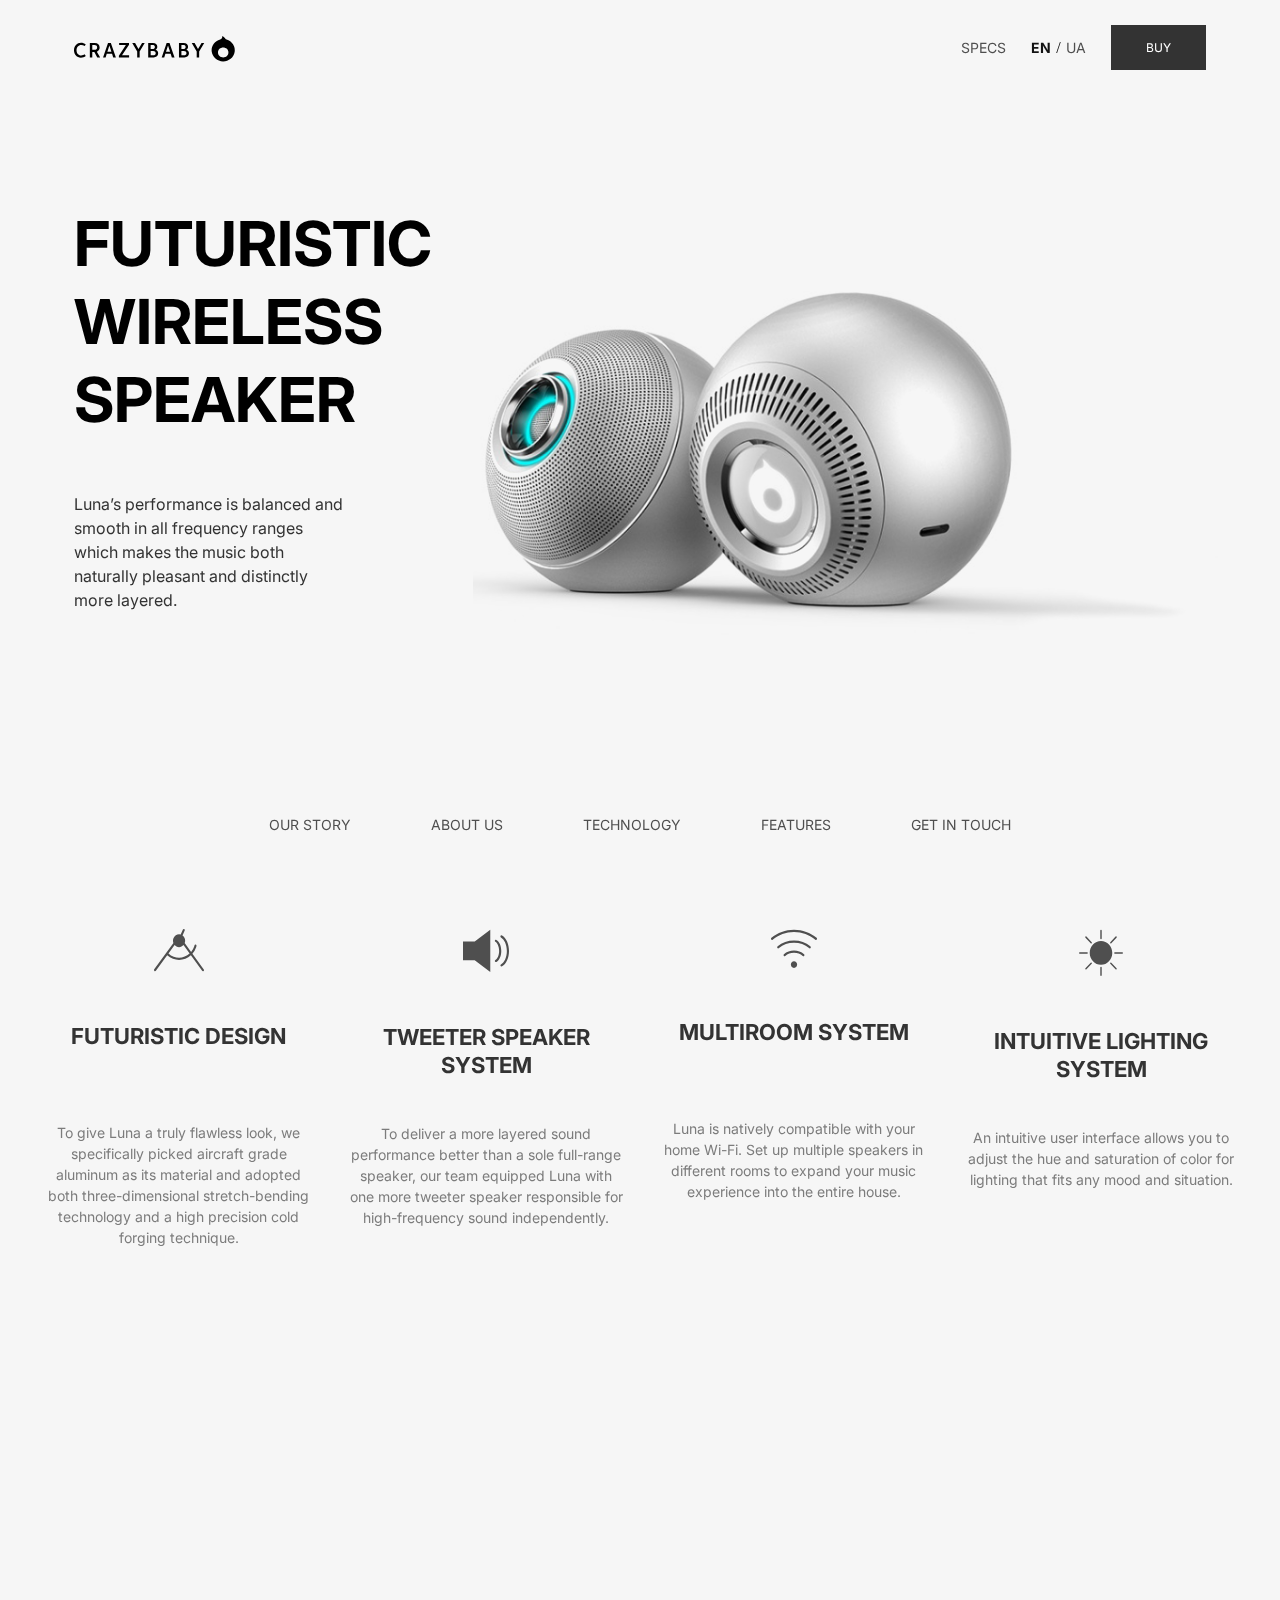
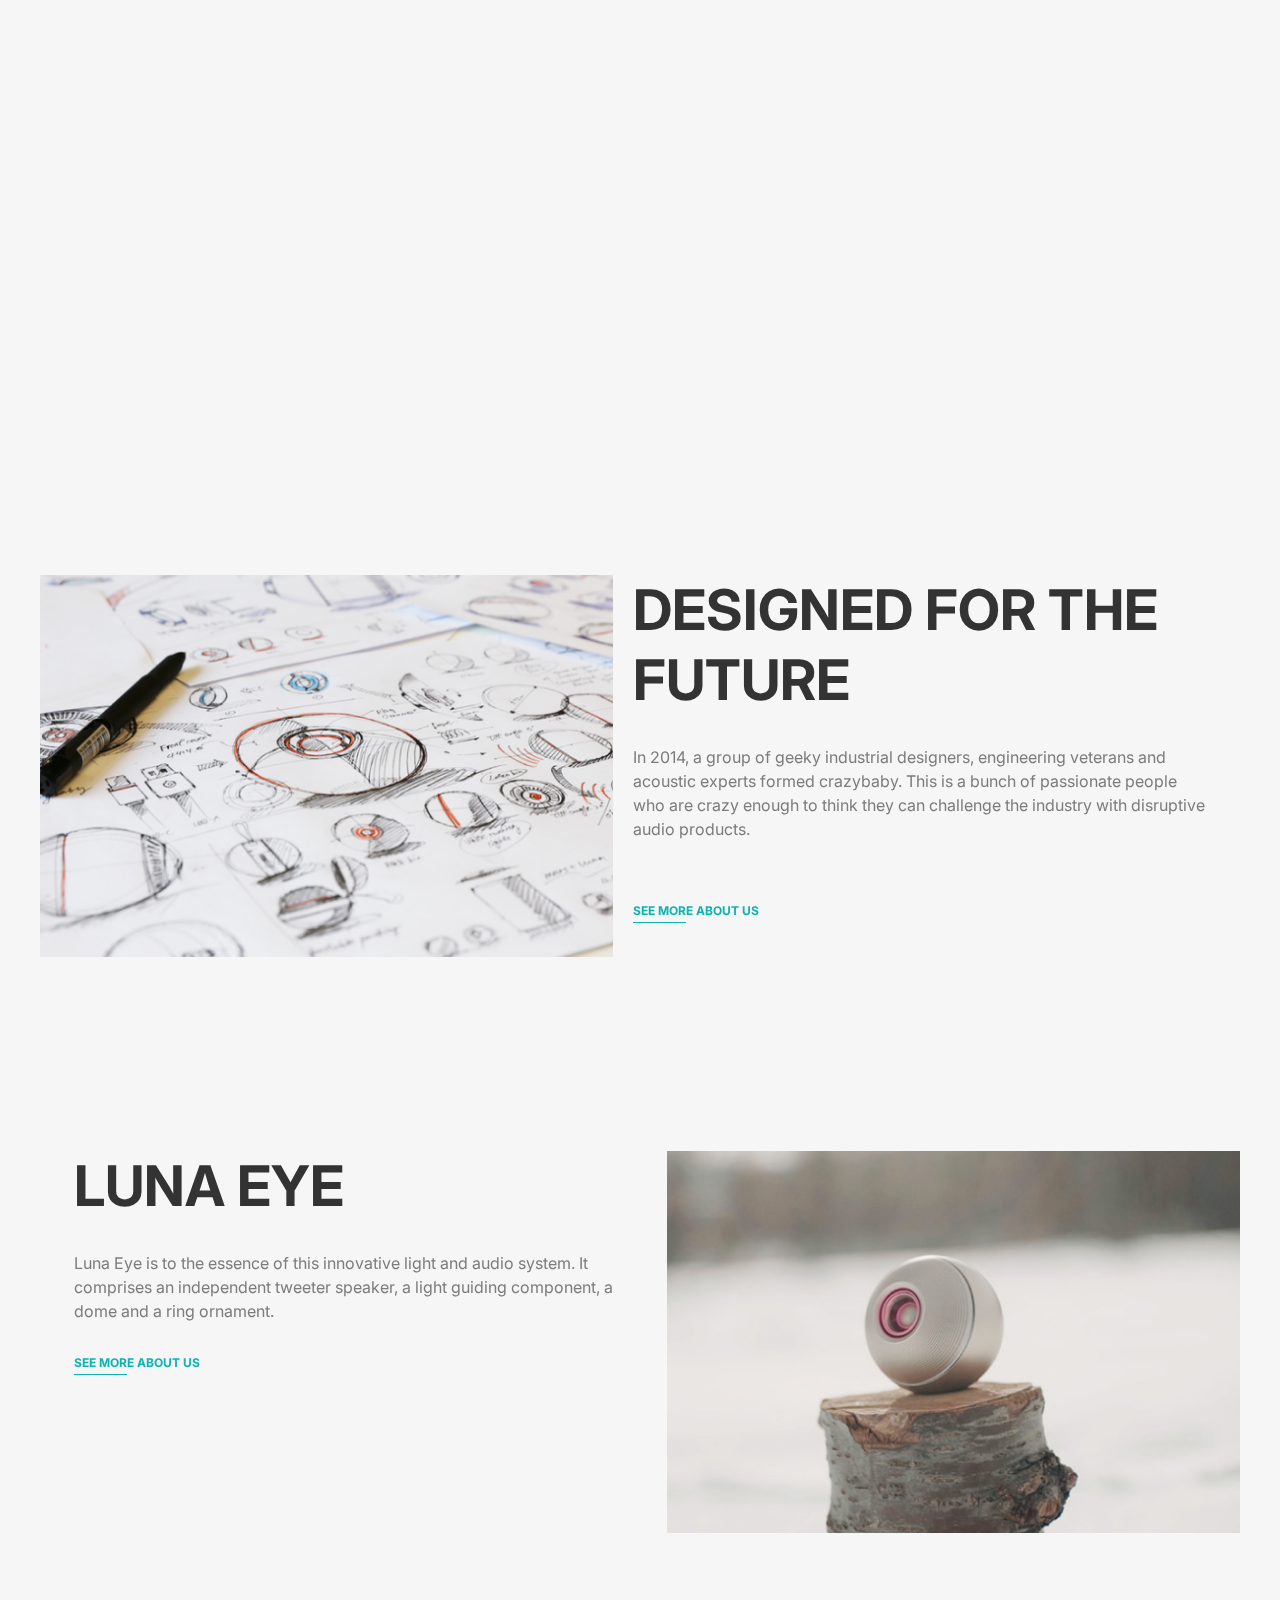
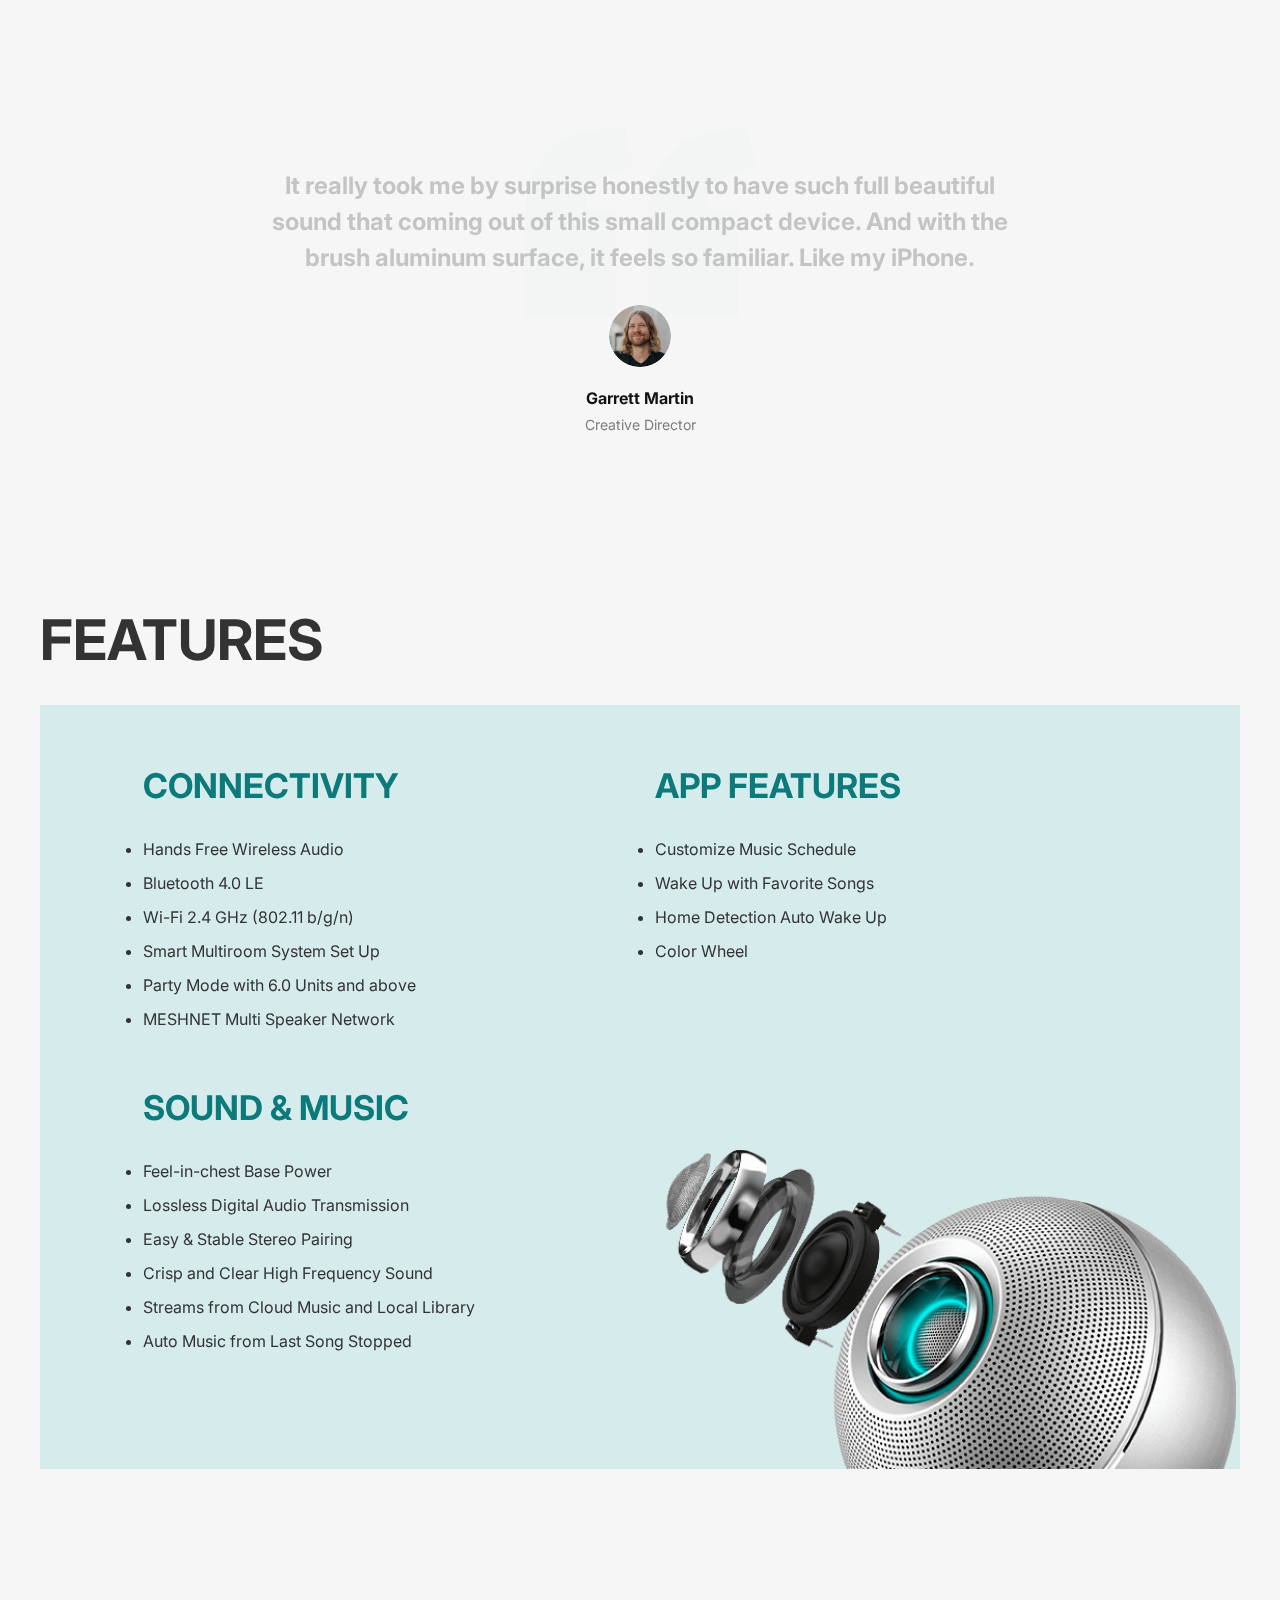
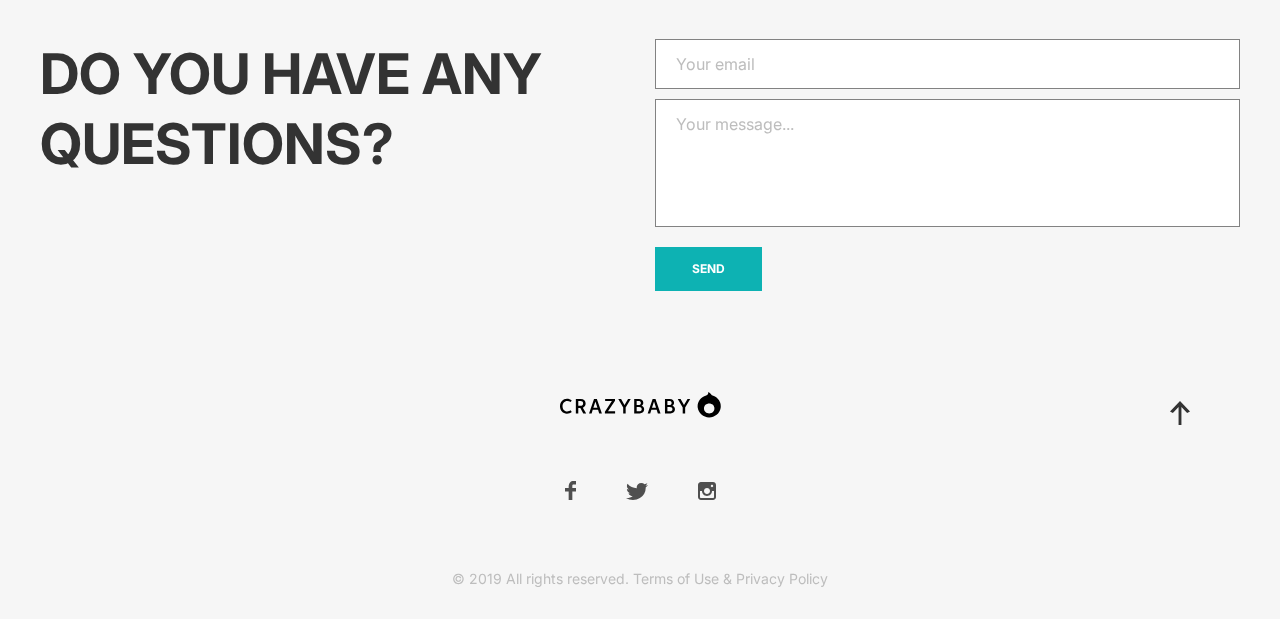
<file: index.html>
<!DOCTYPE html><html lang="en" class="page" id="top"><head><meta charset="UTF-8"><meta name="viewport" content="width=device-width, initial-scale=1.0"><link rel="shortcut icon" href="favicon.b4a0e560.png" type="image/x-icon"><title>CrazyBaby</title><link rel="stylesheet" href="https://cdn.jsdelivr.net/npm/swiper@8/swiper-bundle.min.css"><link rel="stylesheet" href="styles.7cd9584a.css"><script src="https://cdn.jsdelivr.net/npm/swiper@8/swiper-bundle.min.js" defer></script><script type="text/javascript" src="main.fd96e8db.js" defer></script></head><body class="page__body"> <header class="header"> <div class="header__top"> <a href="#" class="logo"> <img src="logo.10b1a4d9.svg" alt="logo kickstarter" class="logo__image"> </a> <nav class="menu"> <div class="menu__top-actions"> <a href="#specs" class="menu__link">SPECS</a> <div class="menu__language"> <input type="radio" id="menu__toggle--en" name="language" class="menu__toggle--en" checked> <label for="menu__toggle--en" class="menu__label--en"> EN </label> / <input type="radio" id="menu__toggle--ua" name="language" class="menu__toggle--ua"> <label for="menu__toggle--ua" class="menu__label--ua"> UA </label> </div> <a href="#get-in-touch" class="button menu__button">Buy</a> </div> <input type="checkbox" class="menu__toggle" id="menu__toggle-label"> <label for="menu__toggle-label" class="menu__lines"> <span class="menu__line menu__line-top"></span> <span class="menu__line menu__line-center"></span> <span class="menu__line menu__line-bottom"></span> </label> <nav class="nav nav__mobile"> <ul class="nav__list"> <li class="nav__item"> <a href="#our-story-mob" class="nav__link nav__js-close">OUR STORY</a> </li> <li class="nav__item"> <a href="#about-us" class="nav__link nav__js-close">ABOUT US</a> </li> <li class="nav__item"> <a href="#technology" class="nav__link nav__js-close">TECHNOLOGY</a> </li> <li class="nav__item"> <a href="#features-mob" class="nav__link nav__js-close">FEATURES</a> </li> <li class="nav__item"> <a href="#get-in-touch" class="nav__link nav__js-close">GET IN TOUCH</a> </li> </ul> <div class="menu__top-actions--mobile"> <a href="#specs" class="menu__link nav__js-close">SPECS</a> <div class="menu__language"> <input type="radio" id="menu__toggle--en-mob" name="language" class="menu__toggle--en"> <label for="menu__toggle--en-mob" class="menu__label--en nav__js-close"> EN </label> / <input type="radio" id="menu__toggle--ua-mob" name="language" class="menu__toggle--ua"> <label for="menu__toggle--ua-mob" class="menu__label--ua nav__js-close"> UA </label> </div> <a href="#get-in-touch" class="button menu__button nav__js-close">Buy</a> </div> </nav> </nav> </div> <div class="header__wrap"> <div class="header__pic"> <img src="header__pic.82a1283d.jpg" alt="eye wireless speaker" class="header__pic--desktop"> <img src="header_pic_mobile.4aa26fde.jpg" alt="eye wireless speaker" class="header__pic--mobile"> </div> <h1 class="header__title"> Futuristic <br> Wireless <br> Speaker </h1> <p class="header__text"> Luna’s performance is balanced and smooth in all frequency ranges which makes the music both naturally pleasant and distinctly more layered. </p> </div> </header> <nav class="page__container nav"> <ul class="nav__list"> <li class="nav__item"> <a href="#our-story" class="nav__link">OUR STORY</a> </li> <li class="nav__item"> <a href="#about-us" class="nav__link">ABOUT US</a> </li> <li class="nav__item"> <a href="#technology" class="nav__link">TECHNOLOGY</a> </li> <li class="nav__item"> <a href="#features" class="nav__link">FEATURES</a> </li> <li class="nav__item"> <a href="#get-in-touch" class="nav__link">GET IN TOUCH</a> </li> </ul> </nav> <main class="page__main"> <section class="page__section page__container benefits-mobile" id="our-story-mob"> <div class="benefits-mobile__container swiper"> <div class="benefits-mobile__wrap swiper-wrapper"> <div class="benefits-mobile__slide swiper-slide"> <img src="benefits_01.208a3836.svg" alt="benefits futuristic" class="benefits-mobile__img"> <h3 class="benefits-mobile__title">Futuristic Design</h3> <p class="benefits-mobile__text"> To give Luna a truly flawless look, we specifically picked aircraft grade aluminum as its material and adopted both three-dimensional stretch-bending technology and a high precision cold forging technique. </p> </div> <div class="benefits-mobile__slide swiper-slide"> <img src="benefits_02.f35a0baa.svg" alt="benefits Speaker" class="benefits-mobile__img"> <h3 class="benefits-mobile__title">Tweeter Speaker System</h3> <p class="benefits-mobile__text"> To deliver a more layered sound performance better than a sole full-range speaker, our team equipped Luna with one more tweeter speaker responsible for high-frequency sound independently. </p> </div> <div class="benefits-mobile__slide swiper-slide"> <img src="benefits_03.b57f5118.svg" alt="benefits Multiroom" class="benefits-mobile__img"> <h3 class="benefits-mobile__title">Multiroom System</h3> <p class="benefits-mobile__text"> Luna is natively compatible with your home Wi-Fi. Set up multiple speakers in different rooms to expand your music experience into the entire house. </p> </div> <div class="benefits-mobile__slide swiper-slide"> <img src="benefits_04.87f4de77.svg" alt="benefits Lighting" class="benefits-mobile__img"> <h3 class="benefits-mobile__title">Intuitive Lighting System</h3> <p class="benefits-mobile__text"> An intuitive user interface allows you to adjust the hue and saturation of color for lighting that fits any mood and situation. </p> </div> </div> <div class="benefits-mobile__pagination swiper-pagination"></div> </div> </section> <section class="page__section page__container benefits" id="our-story"> <div class="grid"> <div class="grid__item grid__item--tablet-1-4 grid__item--desktop-1-3 benefits__item"> <svg width="50" height="43" xmlns="http://www.w3.org/2000/svg" class="benefits__img"><path d="M49.782 40.453l-11.376-15.7a19.374 19.374 0 003.733-6.556c.11-.328.197-.657.284-.987l.058-.22c.159-.59-.161-1.205-.715-1.374-.55-.17-1.13.172-1.288.763l-.06.228c-.074.28-.147.56-.24.84a17.158 17.158 0 01-3.071 5.514l-6.424-8.866a6.714 6.714 0 00.083-4.54 6.298 6.298 0 00-2.226-3.086l2.155-4.883c.245-.555.022-1.218-.498-1.48-.52-.261-1.142-.024-1.387.532l-2.157 4.886a5.62 5.62 0 00-1.584-.238c-2.344 0-4.5 1.456-5.5 3.713a6.757 6.757 0 00-.209 4.925c.02.057.052.105.072.162L.221 40.331c-.354.484-.274 1.182.18 1.56.19.159.416.236.64.236.31 0 .616-.147.822-.427L13.19 26.223c1.716 1.593 3.65 2.83 5.79 3.64a17.102 17.102 0 006.065 1.117c4.368 0 8.574-1.7 11.844-4.683l11.244 15.516c.206.284.514.432.825.432a.997.997 0 00.636-.232c.456-.376.54-1.074.187-1.56zM19.677 27.767c-1.926-.728-3.664-1.85-5.203-3.296l6.126-8.369a6.107 6.107 0 001.896 1.468 5.626 5.626 0 002.562.611c1.71 0 3.313-.78 4.448-2.076l6.11 8.434c-4.233 3.914-10.282 5.367-15.94 3.228z"/></svg> <h3 class="benefits__title">Futuristic Design</h3> <p class="benefits__text"> To give Luna a truly flawless look, we specifically picked aircraft grade aluminum as its material and adopted both three-dimensional stretch-bending technology and a high precision cold forging technique. </p> </div> <div class="grid__item grid__item--tablet-5-8 grid__item--desktop-4-6 benefits__item"> <svg width="46" height="44" xmlns="http://www.w3.org/2000/svg" class="benefits__img"><path d="M27.28.798L11.7 12.47H0V31.37h11.7l15.58 11.673V.798zm11.148 5.541a1.049 1.049 0 00-.63.263 1.12 1.12 0 00-.35.603c-.051.235-.027.481.068.701.096.22.257.401.46.518 3.264 1.93 5.885 7.185 5.885 13.496 0 6.312-2.621 11.55-5.884 13.48a1.109 1.109 0 00-.496.675c-.073.285-.034.587.107.842.142.255.374.441.648.518.273.077.565.039.81-.107C43.28 34.824 46 28.853 46 21.92S43.279 9 39.047 6.495a1.038 1.038 0 00-.619-.156zm-5.583 4.447c-.233.01-.456.1-.635.255a1.12 1.12 0 00-.358.603c-.053.236-.03.483.064.705.095.221.257.404.461.521 2.01 1.235 3.761 4.765 3.761 9.05 0 4.286-1.751 7.798-3.76 9.033a1.09 1.09 0 00-.316.289 1.137 1.137 0 00-.211.83c.02.145.066.285.137.412.072.127.167.238.28.327a1.06 1.06 0 00.799.215c.14-.02.275-.07.397-.145 2.987-1.835 4.814-6.077 4.814-10.96 0-4.884-1.827-9.143-4.814-10.979a1.038 1.038 0 00-.619-.156z"/></svg> <h3 class="benefits__title">Tweeter Speaker System</h3> <p class="benefits__text"> To deliver a more layered sound performance better than a sole full-range speaker, our team equipped Luna with one more tweeter speaker responsible for high-frequency sound independently. </p> </div> <div class="grid__item grid__item--tablet-1-4 grid__item--desktop-7-9 benefits__item"> <svg width="46" height="39" xmlns="http://www.w3.org/2000/svg" class="benefits__img"><path d="M23 .769C14.422.769 6.551 3.866.412 8.866c-.221.182-.366.45-.403.747-.037.296.038.596.207.834.169.238.418.393.694.433.276.04.555-.04.776-.222C7.47 5.946 14.89 3.017 23 3.017s15.529 2.93 21.314 7.64c.221.182.5.262.776.223.276-.04.525-.196.694-.433.17-.238.244-.538.207-.834a1.148 1.148 0 00-.403-.747C39.448 3.866 31.578.77 23 .77zm0 10.68c-6.147 0-11.878 2-16.333 5.866a1.087 1.087 0 00-.309.33 1.207 1.207 0 00-.135.904c.038.152.105.295.198.417.092.123.207.223.338.295a.99.99 0 001.215-.207c4.048-3.513 9.301-5.357 15.026-5.357s10.978 1.844 15.026 5.357c.104.112.228.198.365.255a.978.978 0 00.85-.048c.131-.072.246-.172.338-.295.093-.122.16-.265.197-.417a1.207 1.207 0 00-.135-.904 1.088 1.088 0 00-.308-.33C34.878 13.449 29.147 11.448 23 11.448zm0 10.117c-3.753 0-7.319 1.264-10.061 3.6a1.193 1.193 0 00-.168 1.587 1 1 0 001.474.188c2.342-1.995 5.444-3.127 8.755-3.127 3.31 0 6.413 1.132 8.754 3.127a1 1 0 001.475-.188 1.193 1.193 0 00-.168-1.587c-2.742-2.336-6.308-3.6-10.061-3.6zm0 10.68c-1.732 0-3.136 1.51-3.136 3.372 0 1.862 1.404 3.372 3.136 3.372 1.732 0 3.136-1.51 3.136-3.372 0-1.863-1.404-3.373-3.136-3.373z"/></svg> <h3 class="benefits__title">Multiroom System</h3> <p class="benefits__text"> Luna is natively compatible with your home Wi-Fi. Set up multiple speakers in different rooms to expand your music experience into the entire house. </p> </div> <div class="grid__item grid__item--tablet-5-8 grid__item--desktop-10-12 benefits__item"> <svg width="44" height="48" xmlns="http://www.w3.org/2000/svg" class="benefits__img"><path d="M22 12.112c-6.213 0-11.269 5.316-11.269 11.85S15.787 35.812 22 35.812s11.269-5.316 11.269-11.85S28.213 12.112 22 12.112zM22 10.133c.39 0 .706-.333.706-.743V1.57c0-.41-.316-.743-.706-.743-.39 0-.706.332-.706.742V9.39c0 .41.316.743.706.743zM22 37.79c-.39 0-.706.332-.706.742v7.821c0 .41.316.742.706.742.39 0 .706-.332.706-.742v-7.821c0-.41-.316-.742-.706-.742zM11.704 14.183a.687.687 0 00.499.218c.18 0 .361-.073.5-.218a.769.769 0 000-1.05l-5.26-5.53a.681.681 0 00-.999 0 .769.769 0 000 1.05l5.26 5.53zM32.298 33.74a.681.681 0 00-.999 0 .769.769 0 000 1.05l5.26 5.53a.687.687 0 00.5.217c.18 0 .36-.073.498-.217a.769.769 0 000-1.05l-5.26-5.53zM31.798 14.4c.18 0 .361-.072.5-.217l5.258-5.53a.769.769 0 000-1.05.681.681 0 00-.998 0l-5.26 5.53a.769.769 0 000 1.05.69.69 0 00.5.218zM11.704 33.74l-5.26 5.53a.769.769 0 000 1.05.687.687 0 00.5.217c.18 0 .36-.073.499-.217l5.26-5.53a.769.769 0 000-1.05.681.681 0 00-1 0zM43.294 23.219h-7.437c-.39 0-.706.332-.706.742s.316.742.706.742h7.437c.39 0 .706-.332.706-.742s-.316-.742-.706-.742zM8.85 23.961c0-.41-.316-.742-.706-.742H.706c-.39 0-.706.332-.706.742s.316.742.706.742h7.437c.39 0 .707-.331.707-.742z"/></svg> <h3 class="benefits__title">Intuitive Lighting System</h3> <p class="benefits__text"> An intuitive user interface allows you to adjust the hue and saturation of color for lighting that fits any mood and situation. </p> </div> </div> </section> <section class="page__section page__container presentation"> <img src="main_luna_pic.4e977eaf.jpg" alt="presentation picture" class="presentation__img"> </section> <section class="page__section page__container page__container--special about-us" id="about-us"> <h2 class="about-us__title-mob"> DESIGNED FOR THE FUTURE </h2> <div class="about-us__picture"> <picture class="about-us__img"> <source media="(max-width: 619px)" srcset="about_us.b14e34af.jpg"> <source media="(max-width: 1023px)" srcset="about_us-tablet.441c7eb5.jpg"> <img src="about_us.b14e34af.jpg" alt="about us" class="about-us__img"> </picture> </div> <div class="about-us__info"> <h2 class="about-us__title"> DESIGNED FOR THE FUTURE </h2> <p class="about-us__text"> In 2014, a group of geeky industrial designers, engineering veterans and acoustic experts formed crazybaby. This is a bunch of passionate people who are crazy enough to think they can challenge the industry with disruptive audio products. </p> <a href="https://crazybaby.com/?fbclid=IwAR39GoigXu8N_I7GRWiZ-7bl4vcuBDCmGlyvJH-OEvIrCY7phZ5q_wnXxOE" class="about-us__link" target="_blank"> See more about us </a> </div> </section> <section class="page__section page__container page__container--special technology" id="technology"> <h2 class="technology__title-mob"> Luna Eye </h2> <div class="technology__picture"> <picture class="technology__img"> <source media="(max-width: 619px)" srcset="technology.e2a14c19.jpg"> <source media="(max-width: 1023px)" srcset="technology_tablet.2b6758ba.jpg"> <img src="technology.e2a14c19.jpg" alt="technology" class="technology__img"> </picture> </div> <div class="technology__info"> <h2 class="technology__title"> Luna Eye </h2> <p class="technology__text"> Luna Eye is to the essence of this innovative light and audio system. It comprises an independent tweeter speaker, a light guiding component, a dome and a ring ornament. </p> <a href="https://crazybaby.com/?fbclid=IwAR39GoigXu8N_I7GRWiZ-7bl4vcuBDCmGlyvJH-OEvIrCY7phZ5q_wnXxOE" class="technology__link" target="_blank"> See more about us </a> </div> </section> <section class="page__section page__container testimonials"> <div class="testimonials__wrap"> <img src="garret_photo.c75fbaf0.jpg" alt="Garret foto" class="testimonials__photo"> <p class="testimonials__name"> <a href="#" class="testimonials__link">Garrett Martin</a> </p> <p class="testimonials__position"> Creative Director </p> </div> <p class="testimonials__comment"> It really took me by surprise honestly to have such full beautiful sound that coming out of this small compact device. And with the brush aluminum surface, it feels so familiar. Like my iPhone. </p> </section> <section class="page__section features-mob" id="features-mob"> <h2 class="features-mob__title">FEATURES</h2> <div class="features-mob__swiper swiper"> <div class="features-mob__wrapper swiper-wrapper"> <div class="features-mob__slide swiper-slide"> <h3 class="features-mob__list-title">Connectivity</h3> <ul class="features-mob__list"> <li class="features-mob__item">Hands Free Wireless Audio</li> <li class="features-mob__item">Bluetooth 4.0 LE</li> <li class="features-mob__item">Wi-Fi 2.4 GHz (802.11 b/g/n)</li> <li class="features-mob__item">Smart Multiroom System Set Up</li> <li class="features-mob__item">Party Mode with 6.0 Units and above</li> <li class="features-mob__item">MESHNET Multi Speaker Network</li> </ul> </div> <div class="features-mob__slide swiper-slide"> <h3 class="features-mob__list-title">Sound & Music</h3> <ul class="features-mob__list"> <li class="features-mob__item">Feel-in-chest Base Power</li> <li class="features-mob__item">Lossless Digital Audio Transmission</li> <li class="features-mob__item">Easy & Stable Stereo Pairing</li> <li class="features-mob__item">Crisp and Clear High Frequency Sound</li> <li class="features-mob__item">Streams from Cloud Music and Local Library</li> <li class="features-mob__item">Auto Music from Last Song Stopped</li> </ul> </div> <div class="features-mob__slide swiper-slide"> <h3 class="features-mob__list-title">App Features</h3> <ul class="features-mob__list"> <li class="features-mob__item">Customize Music Schedule</li> <li class="features-mob__item">Wake Up with Favorite Songs</li> <li class="features-mob__item">Home Detection Auto Wake Up</li> <li class="features-mob__item">Color Wheel </li> </ul> </div> </div> <div class="swiper-button-prev"></div> <div class="swiper-button-next"></div> <div class="swiper-pagination"></div> </div> </section> <section class="page__section page__container features" id="features"> <h2 class="features__title">FEATURES</h2> <div class="features__container grid"> <div class="grid__item grid__item--desktop-2-5"> <h3 class="features__list-title">Connectivity</h3> <ul class="features__list"> <li class="features__item">Hands Free Wireless Audio</li> <li class="features__item">Bluetooth 4.0 LE</li> <li class="features__item">Wi-Fi 2.4 GHz (802.11 b/g/n)</li> <li class="features__item">Smart Multiroom System Set Up</li> <li class="features__item">Party Mode with 6.0 Units and above</li> <li class="features__item">MESHNET Multi Speaker Network</li> </ul> </div> <div class="grid__item grid__item--desktop-7-10"> <h3 class="features__list-title">App Features</h3> <ul class="features__list"> <li class="features__item">Customize Music Schedule</li> <li class="features__item">Wake Up with Favorite Songs</li> <li class="features__item">Home Detection Auto Wake Up</li> <li class="features__item">Color Wheel </li> </ul> </div> <div class="grid__item grid__item--desktop-2-5"> <h3 class="features__list-title">Sound & Music</h3> <ul class="features__list"> <li class="features__item">Feel-in-chest Base Power</li> <li class="features__item">Lossless Digital Audio Transmission</li> <li class="features__item">Easy & Stable Stereo Pairing</li> <li class="features__item">Crisp and Clear High Frequency Sound</li> <li class="features__item">Streams from Cloud Music and Local Library</li> <li class="features__item">Auto Music from Last Song Stopped</li> </ul> </div> </div> </section> <section class="page__section page__container questions" id="get-in-touch"> <div class="grid grid--block"> <div class="grid__item grid__item--tablet-1-4 grid__item--desktop-1-6"> <h2 class="questions__title"> DO YOU HAVE ANY <br> QUESTIONS? </h2> </div> <div class="grid__item grid__item--tablet-5-8 grid__item--desktop-7-12"> <form action="#" class="form" method="post"> <input type="email" name="email" id="email" placeholder="Your email" class="form__input" required> <textarea name="message" id="message" placeholder="Your message..." class="form__input form__input-textarea"></textarea> <button type="submit" class="button form__button">send</button> </form> </div> </div> </section> </main> <div class="page__container footer"> <a href="#" class="footer__logo logo"> <img src="logo.10b1a4d9.svg" alt="logo" class="logo__image"> </a> <div class="footer__social social"> <a href="https://www.facebook.com/hicrazybaby/" class="social__link" target="_blank"> <svg width="11" height="19" xmlns="http://www.w3.org/2000/svg" class="social__img"><path d="M7.333 7.08H11v3.54H7.333v8.26H3.667v-8.26H0V7.08h3.667V5.599c0-1.403.457-3.175 1.366-4.144C5.943.484 7.078 0 8.438 0H11v3.54H8.433c-.608 0-1.1.474-1.1 1.06v2.48z"/></svg> </a> <a href="https://twitter.com/crazybabyaudio" class="social__link" target="_blank"> <svg width="22" height="17" xmlns="http://www.w3.org/2000/svg" class="social__img"><path d="M19.421 2.676c.988-.574 1.642-1.357 1.962-2.353-.902.462-1.87.797-2.873.996C17.65.444 16.563 0 15.258 0c-1.275 0-2.352.423-3.23 1.247-.425.391-.76.86-.987 1.379a3.928 3.928 0 00-.329 1.635c0 .358.048.677.143.948-3.759-.122-6.87-1.598-9.322-4.44C1.118 1.465.91 2.173.91 2.905c0 1.505.67 2.698 2.01 3.574-.764-.061-1.437-.244-2.01-.544 0 1.075.333 1.973 1.002 2.763a4.473 4.473 0 002.585 1.493 5.073 5.073 0 01-1.197.137c-.381 0-.651-.03-.811-.096.28.876.811 1.586 1.577 2.13a4.627 4.627 0 002.63.86c-1.628 1.209-3.489 1.807-5.595 1.807-.515 0-.88-.007-1.102-.044 2.074 1.275 4.383 1.908 6.937 1.908 2.614 0 4.924-.628 6.934-1.882 2.01-1.247 3.495-2.785 4.448-4.597a11.924 11.924 0 001.432-5.66v-.542A9.248 9.248 0 0022 1.99c-.823.338-1.69.568-2.579.686z"/></svg> </a> <a href="https://www.instagram.com/crazybaby/" class="social__link" target="_blank"> <svg width="18" height="18" xmlns="http://www.w3.org/2000/svg" class="social__img"><path d="M15-.001H3c-1.7 0-3 1.292-3 2.981v11.924c0 1.69 1.3 2.981 3 2.981h12c1.7 0 3-1.292 3-2.98V2.98C18 1.29 16.7 0 15 0zM9 5.961c1.7 0 3 1.292 3 2.981 0 1.69-1.3 2.981-3 2.981s-3-1.292-3-2.98C6 7.252 7.3 5.96 9 5.96zm3.8-1.987c0-.696.6-1.193 1.2-1.193s1.2.597 1.2 1.193c0 .596-.5 1.192-1.2 1.192s-1.2-.497-1.2-1.192zM15 15.898H3c-.6 0-1-.398-1-.994V8.942h2c0 2.782 2.2 4.969 5 4.969s5-2.187 5-4.969h2v5.962c0 .596-.4.994-1 .994z"/></svg> </a> </div> <p class="footer__text"> © 2019 All rights reserved. Terms of Use & Privacy Policy </p> <a href="#top" class="footer__top"> <svg width="20" height="24" xmlns="http://www.w3.org/2000/svg" class="footer__top-arrow"><path d="M11.429 24H8.57V6l-5.714 6L0 10.5 10 0l10 10.5-2.857 1.5-5.714-6v18z"/></svg> </a> </div> </body></html>
</file>
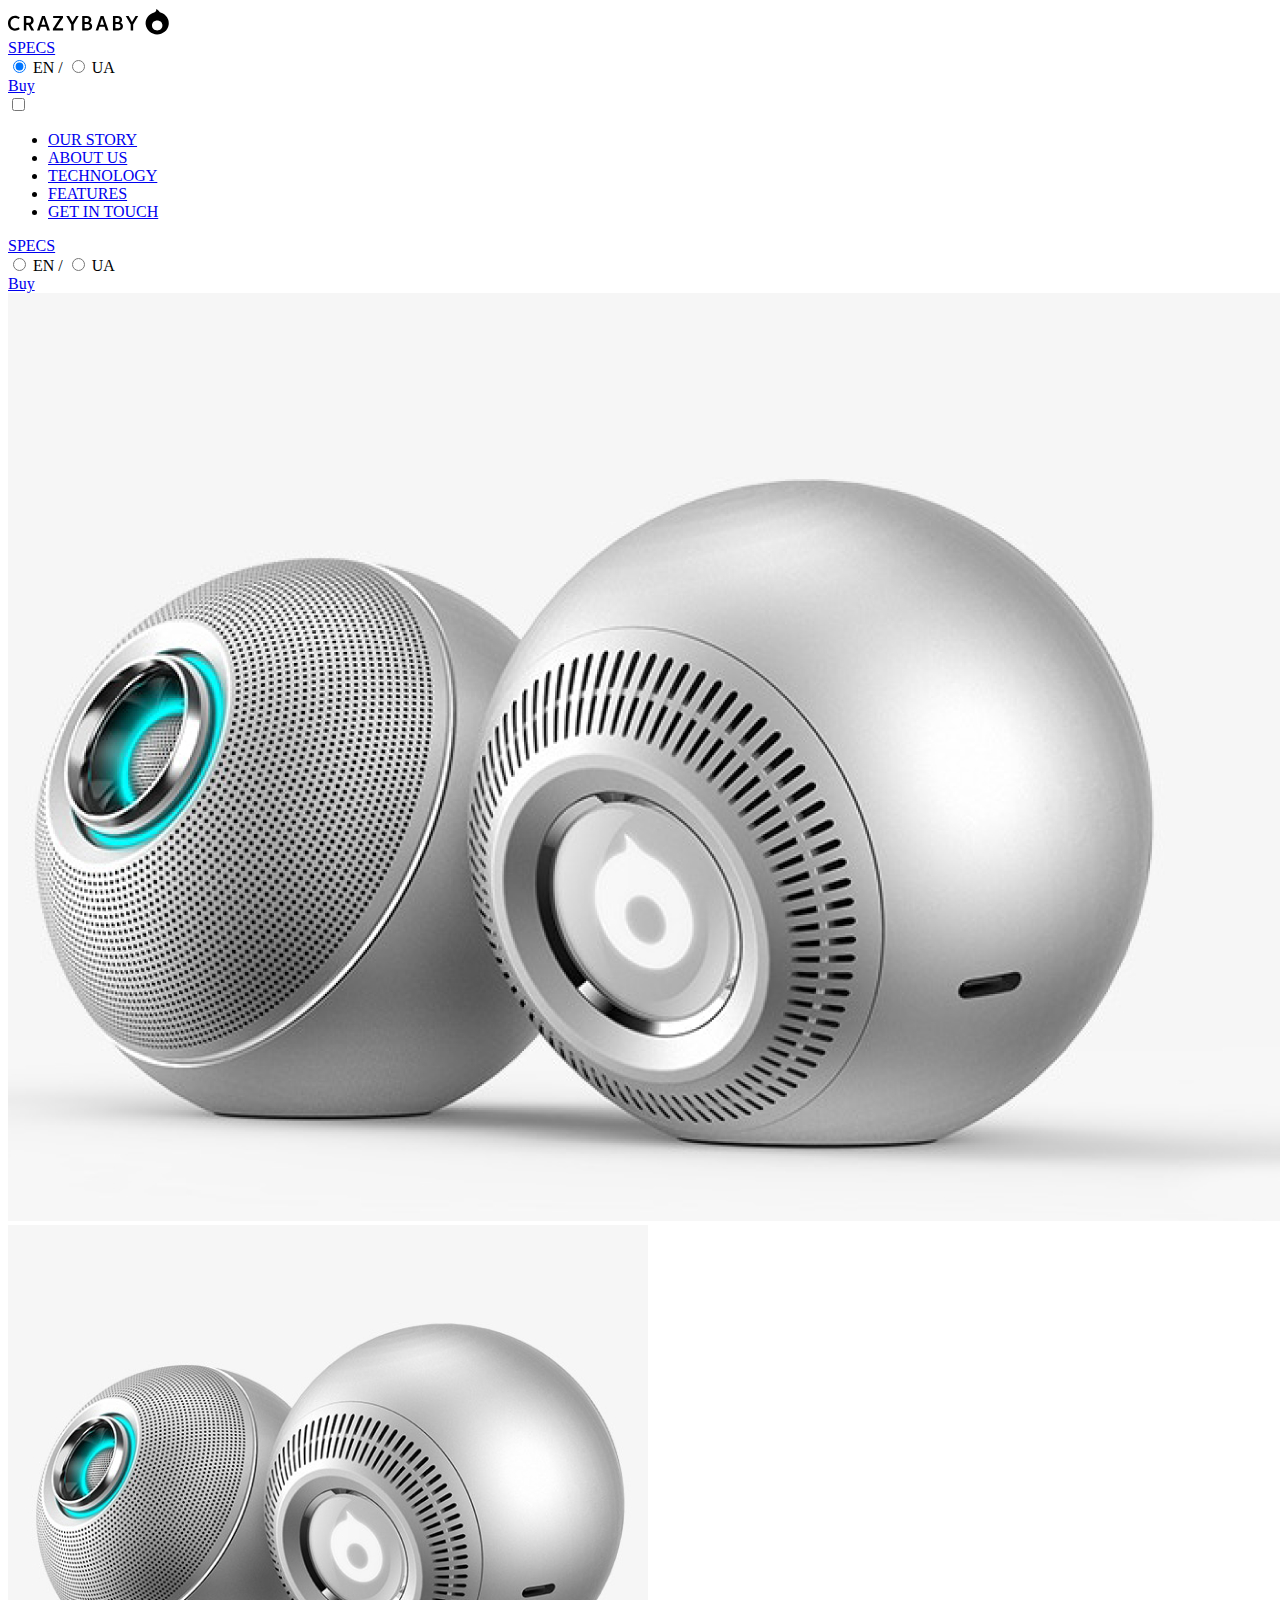
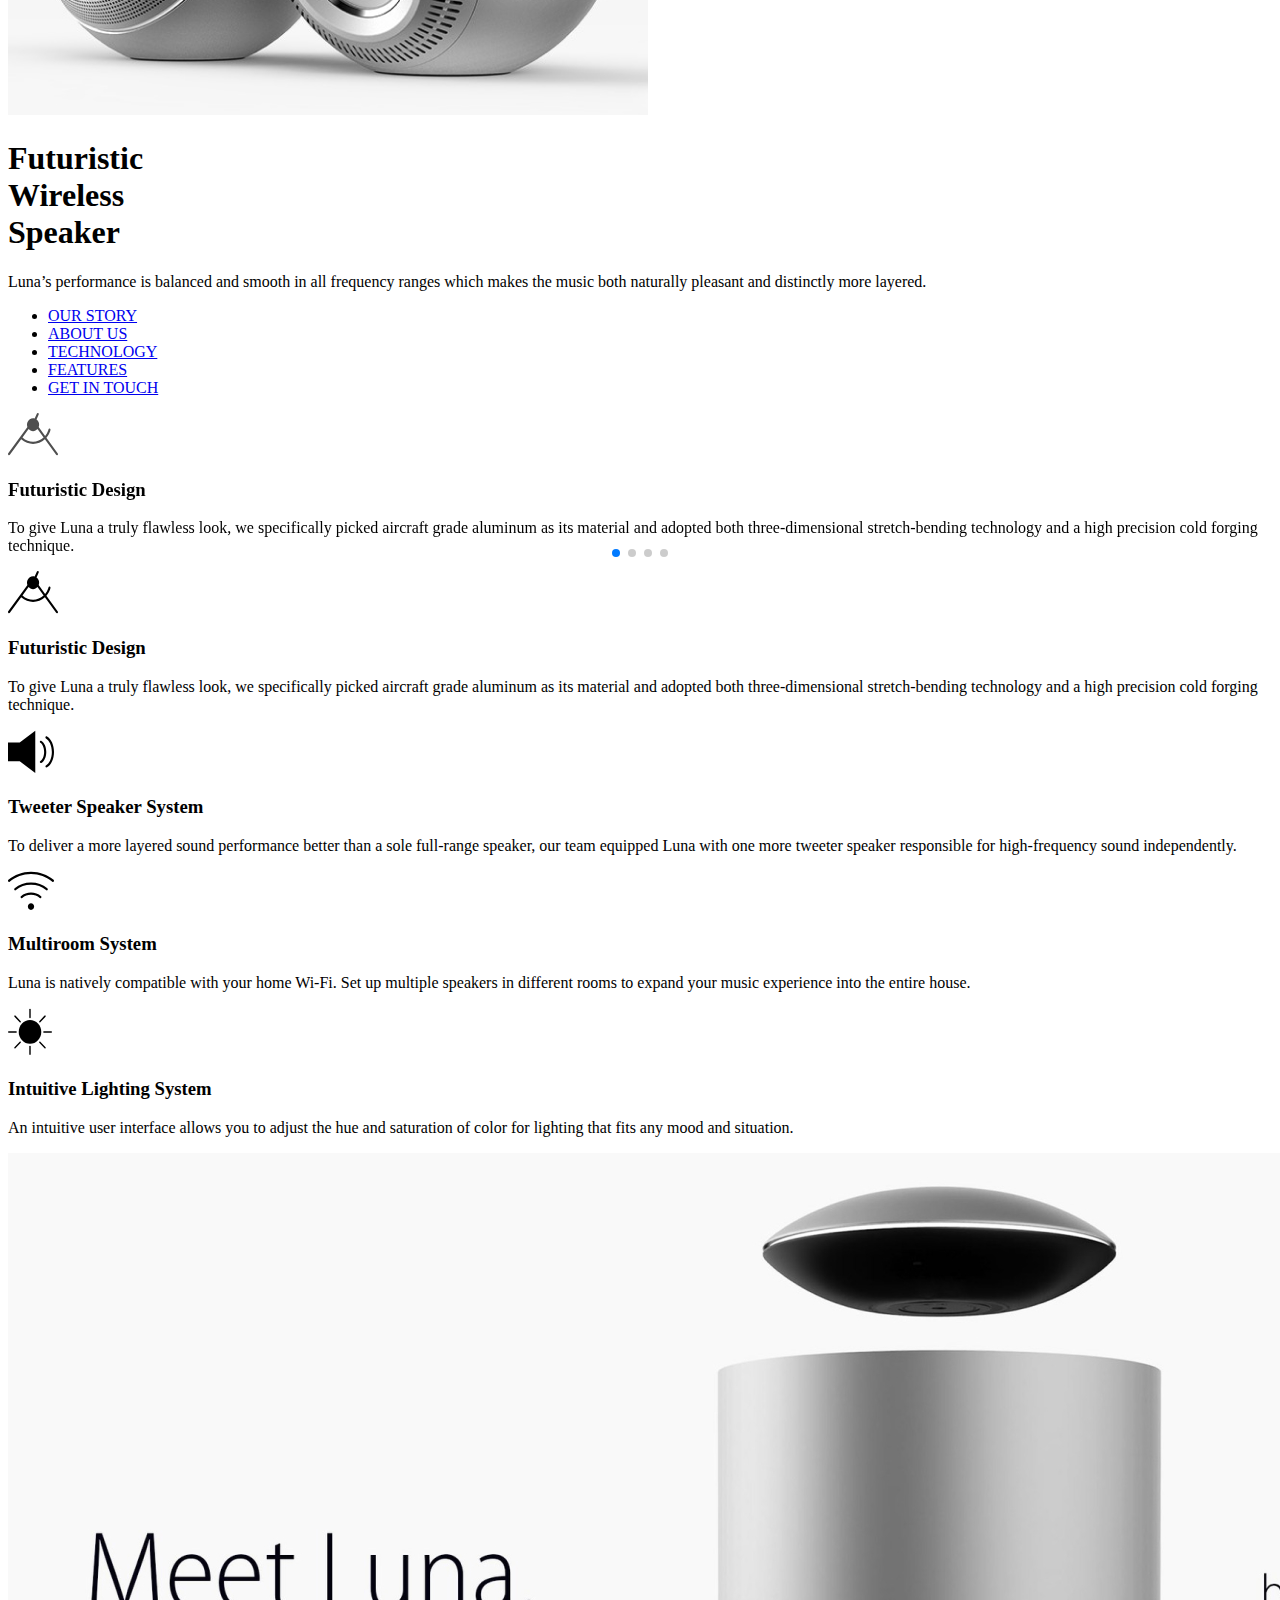
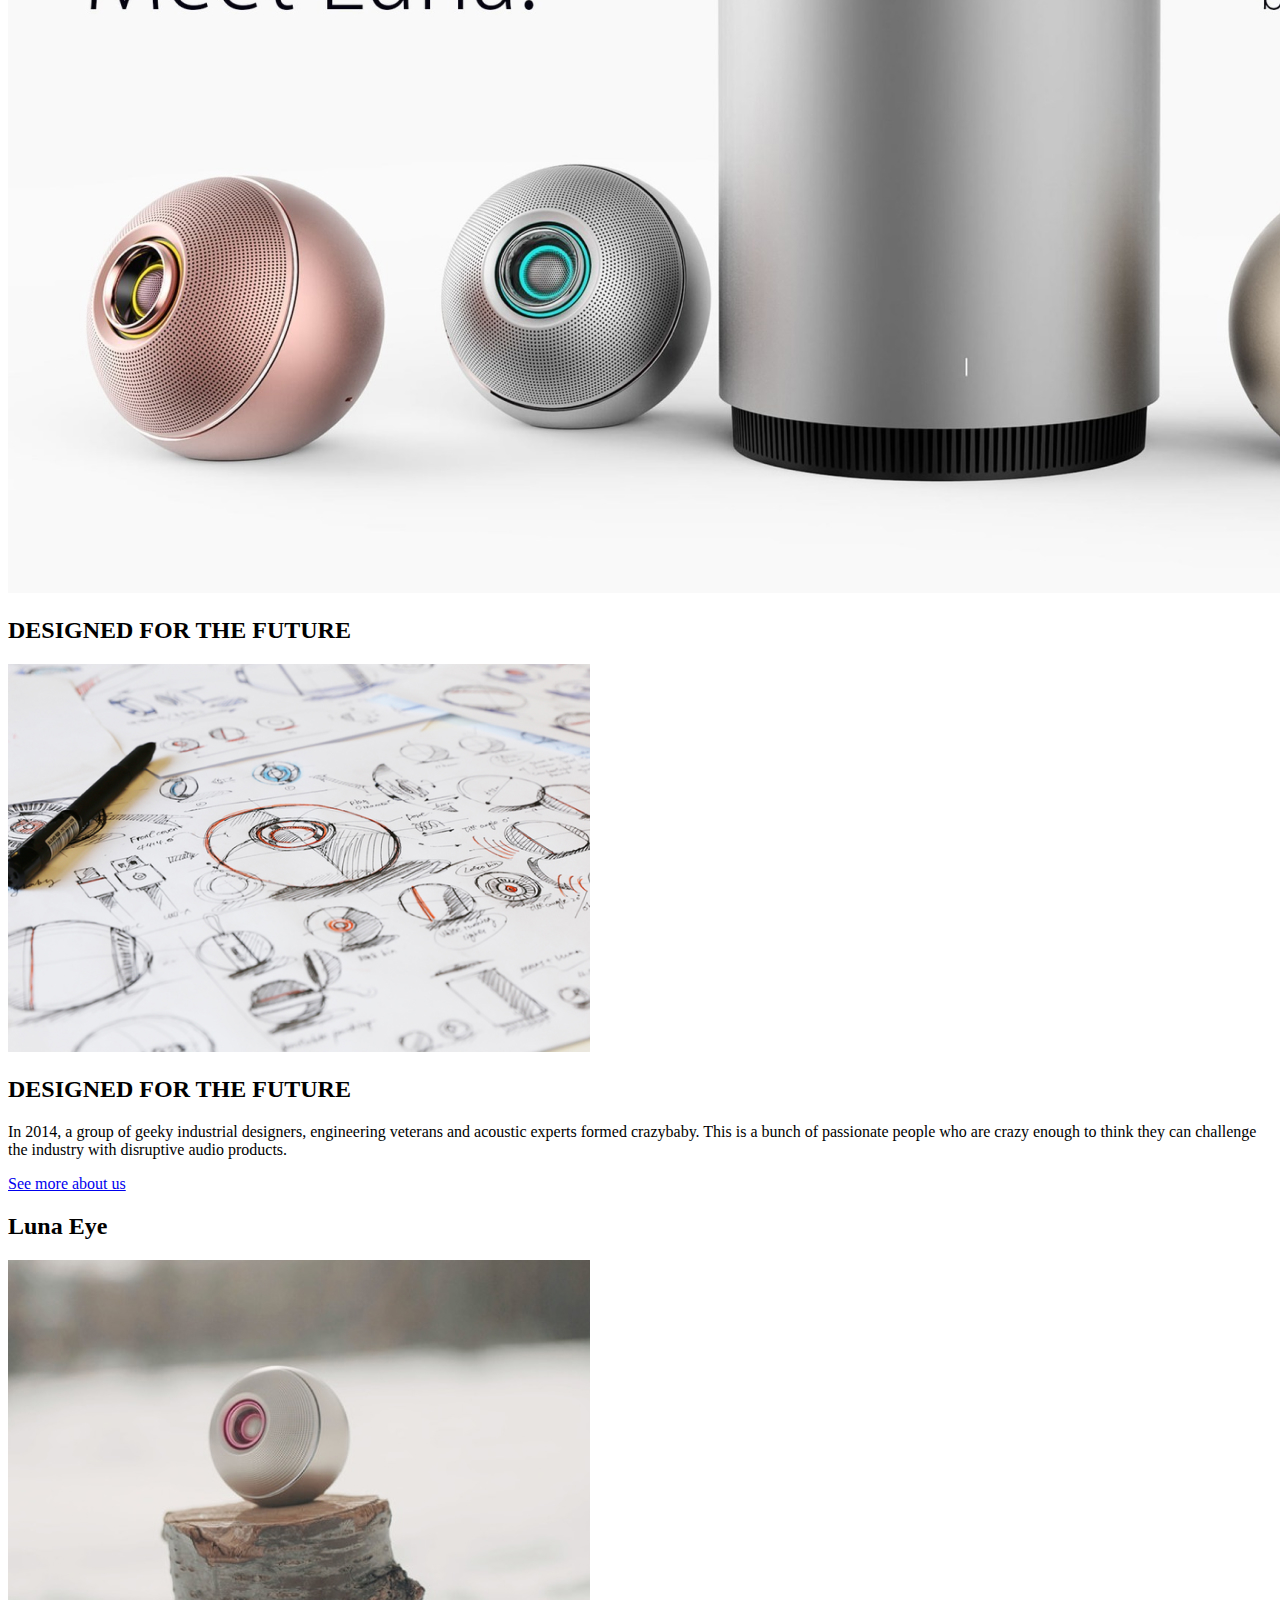
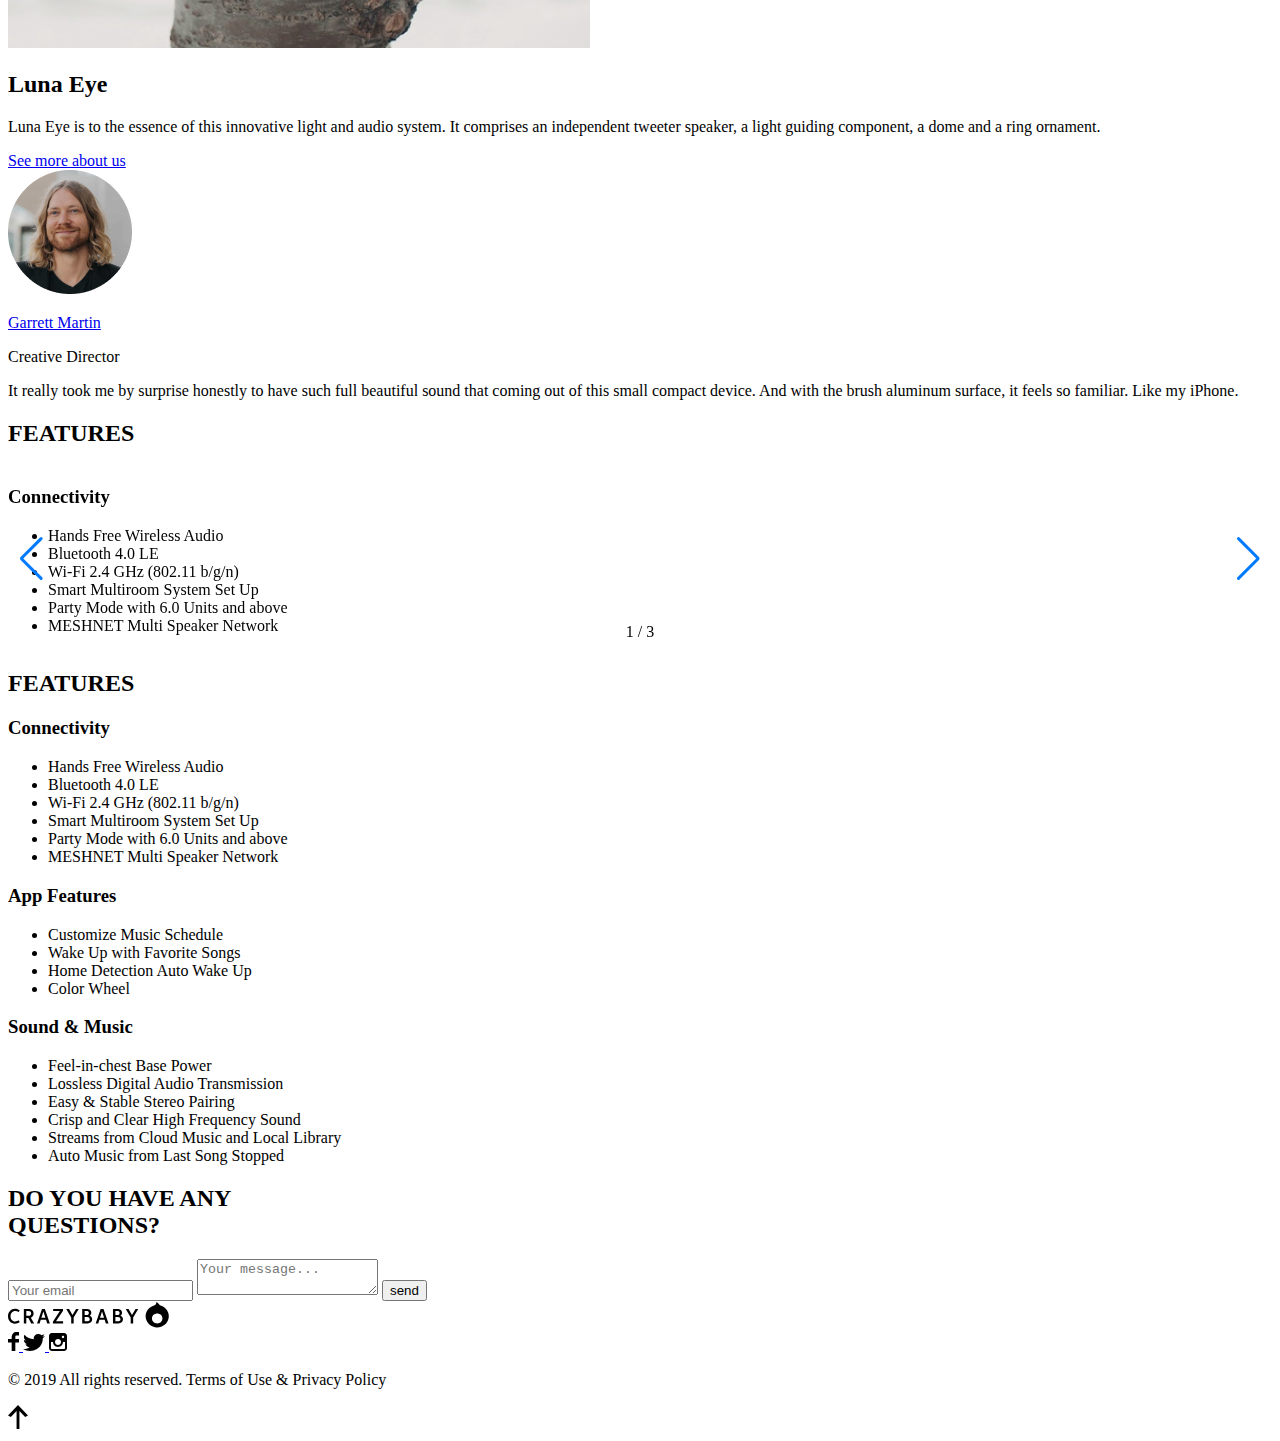
<file: src/index.html>
<!DOCTYPE html>
<html
  lang="en"
  class="page"
  id="top"
>
  <head>
    <meta charset="UTF-8">
    <meta name="viewport" content="width=device-width, initial-scale=1.0">
    <link
      rel="shortcut icon"
      href="images/favicon.png"
      type="image/x-icon"
    >
    <title>CrazyBaby</title>
    <link
      rel="stylesheet"
      href="https://cdn.jsdelivr.net/npm/swiper@8/swiper-bundle.min.css"
    >
    <link rel="stylesheet" href="./styles/index.scss">
    <script src="https://cdn.jsdelivr.net/npm/swiper@8/swiper-bundle.min.js" defer></script>
    <script
      type="text/javascript"
      src="./scripts/main.js"
      defer
    ></script>
  </head>
  <body class="page__body" >
    <header class="header">
      <div class="header__top">
        <a href="#" class="logo">
          <img
            src="./images/logo.svg"
            alt="logo kickstarter"
            class="logo__image"
          >
        </a>

        <nav class="menu">
          <div class="menu__top-actions">
            <a href="#specs" class="menu__link">SPECS</a>

            <div class="menu__language">
              <input
                type="radio"
                id="menu__toggle--en"
                name="language"
                class="menu__toggle--en"
                checked="checked"
              >
              <label for="menu__toggle--en" class="menu__label--en">
                EN
              </label>
              /
              <input
                type="radio"
                id="menu__toggle--ua"
                name="language"
                class="menu__toggle--ua"
              >
              <label for="menu__toggle--ua" class="menu__label--ua">
                UA
              </label>
            </div>

            <a href="#get-in-touch" class="button menu__button">Buy</a>
          </div>

          <input
          type="checkbox"
          class="menu__toggle"
          id="menu__toggle-label"
          >
          <label for="menu__toggle-label" class="menu__lines">
            <span class="menu__line menu__line-top"></span>
            <span class="menu__line menu__line-center"></span>
            <span class="menu__line menu__line-bottom"></span>
          </label>

          <nav class="nav nav__mobile">
            <ul class="nav__list">
              <li class="nav__item">
                <a href="#our-story-mob" class="nav__link nav__js-close">OUR STORY</a>
              </li>

              <li class="nav__item">
                <a href="#about-us" class="nav__link nav__js-close">ABOUT US</a>
              </li>

              <li class="nav__item">
                <a href="#technology" class="nav__link nav__js-close">TECHNOLOGY</a>
              </li>

              <li class="nav__item">
                <a href="#features-mob" class="nav__link nav__js-close">FEATURES</a>
              </li>

              <li class="nav__item">
                <a href="#get-in-touch" class="nav__link nav__js-close">GET IN TOUCH</a>
              </li>
            </ul>

            <div class="menu__top-actions--mobile">
              <a href="#specs" class="menu__link nav__js-close">SPECS</a>

              <div class="menu__language">
                <input
                type="radio"
                id="menu__toggle--en-mob"
                name="language"
                class="menu__toggle--en"
                >
                <label for="menu__toggle--en-mob" class="menu__label--en nav__js-close">
                  EN
                </label>
                /
                <input
                  type="radio"
                  id="menu__toggle--ua-mob"
                  name="language"
                  class="menu__toggle--ua"
                >
                <label for="menu__toggle--ua-mob" class="menu__label--ua nav__js-close">
                  UA
                </label>
              </div>

              <a href="#get-in-touch" class="button menu__button nav__js-close">Buy</a>
            </div>
          </nav>
        </nav>
      </div>

      <div class="header__wrap">
        <div class="header__pic">
          <img
          src="./images/picture/header__pic.jpg"
          alt="eye wireless speaker"
          class="header__pic--desktop"
          >
          <img
          src="./images/picture/header_pic_mobile.jpg"
          alt="eye wireless speaker"
          class="header__pic--mobile"
          >
        </div>

        <h1 class="header__title">
          Futuristic <br> Wireless <br> Speaker
        </h1>

        <p class="header__text">
          Luna’s performance is balanced and smooth in all frequency ranges which makes the music both naturally pleasant and distinctly more layered.
        </p>
      </div>
    </header>

    <nav class="page__container nav">
      <ul class="nav__list">
        <li class="nav__item">
          <a href="#our-story" class="nav__link">OUR STORY</a>
        </li>

        <li class="nav__item">
          <a href="#about-us" class="nav__link">ABOUT US</a>
        </li>

        <li class="nav__item">
          <a href="#technology" class="nav__link">TECHNOLOGY</a>
        </li>

        <li class="nav__item">
          <a href="#features" class="nav__link">FEATURES</a>
        </li>

        <li class="nav__item">
          <a href="#get-in-touch" class="nav__link">GET IN TOUCH</a>
        </li>
      </ul>
    </nav>

    <main class="page__main">
      <section class="page__section page__container benefits-mobile" id="our-story-mob">
        <div class="benefits-mobile__container swiper">
          <div class="benefits-mobile__wrap swiper-wrapper">
            <div class="benefits-mobile__slide swiper-slide">
              <img
                src="./images/benefits_01.svg"
                alt="benefits futuristic"
                class="benefits-mobile__img"
              >
              <h3 class="benefits-mobile__title">Futuristic Design</h3>
              <p class="benefits-mobile__text">
                To give Luna a truly flawless look, we specifically picked
                aircraft grade aluminum as its material and adopted both three-dimensional
                stretch-bending technology and a high precision cold forging technique.
              </p>
            </div>

            <div class="benefits-mobile__slide swiper-slide">
              <img
                src="./images/benefits_02.svg"
                alt="benefits Speaker"
                class="benefits-mobile__img"
              >
              <h3 class="benefits-mobile__title">Tweeter Speaker System</h3>
              <p class="benefits-mobile__text">
                To deliver a more layered sound performance better than a sole
                full-range speaker, our team equipped Luna with one more tweeter
                speaker responsible for high-frequency sound independently.
              </p>
            </div>

            <div class="benefits-mobile__slide swiper-slide">
              <img
                src="./images/benefits_03.svg"
                alt="benefits Multiroom"
                class="benefits-mobile__img"
              >
              <h3 class="benefits-mobile__title">Multiroom System</h3>
              <p class="benefits-mobile__text">
                Luna is natively compatible with your home Wi-Fi. Set up multiple
                speakers in different rooms to expand your music experience into the entire house.
              </p>
            </div>

            <div class="benefits-mobile__slide swiper-slide">
              <img
                src="./images/benefits_04.svg"
                alt="benefits Lighting"
                class="benefits-mobile__img"
              >
              <h3 class="benefits-mobile__title">Intuitive Lighting System</h3>
              <p class="benefits-mobile__text">
                An intuitive user interface allows you to adjust the hue
                and saturation of color for lighting that fits any mood and situation.
              </p>
            </div>
          </div>

          <div class="benefits-mobile__pagination swiper-pagination"></div>
        </div>
      </section>

      <section class="page__section page__container benefits" id="our-story">
        <div class="grid">
          <div class="grid__item grid__item--tablet-1-4 grid__item--desktop-1-3 benefits__item">
            <svg
              width="50"
              height="43"
              viewBox="0 0 50 43"
              xmlns="http://www.w3.org/2000/svg"
              class="benefits__img"
            >
              <path d="M49.7822 40.4532L38.4062 24.7539C40.008 22.9092 41.2966 20.7049 42.1386 18.1968C42.2484 17.869 42.3364 17.5395 42.4234 17.21L42.4814 16.9907C42.6396 16.4006 42.3197 15.785 41.7663 15.6162C41.2154 15.4463 40.6361 15.7883 40.4784 16.3794L40.4179 16.6074C40.3442 16.8875 40.2709 17.1676 40.1773 17.4461C39.4745 19.5395 38.4135 21.3869 37.1068 22.9608L30.6827 14.0954C31.2284 12.6348 31.2755 11.041 30.7664 9.5545C30.3433 8.28673 29.5626 7.22653 28.5399 6.46868L30.695 1.58583C30.9402 1.03052 30.7169 0.367731 30.1966 0.106089C29.6778 -0.15501 29.0552 0.0822047 28.8101 0.638058L26.6533 5.52443C26.1368 5.37292 25.6074 5.28552 25.0685 5.28552C22.7247 5.28552 20.5685 6.74185 19.5685 8.99865C18.881 10.555 18.8081 12.3004 19.3602 13.9235C19.3793 13.9806 19.4115 14.0292 19.432 14.0855L0.220737 40.3316C-0.133266 40.8158 -0.0529032 41.5144 0.400282 41.8922C0.591017 42.0507 0.816846 42.1278 1.04115 42.1278C1.35039 42.1278 1.6571 41.9812 1.86258 41.7006L13.1913 26.2234C14.9073 27.816 16.8406 29.0539 18.9809 29.8627C20.9843 30.6205 23.0316 30.9798 25.0462 30.9798C29.4143 30.9798 33.6197 29.2797 36.8904 26.2967L48.1343 41.8135C48.3397 42.0969 48.6475 42.2451 48.9587 42.2451C49.1815 42.2451 49.4058 42.1691 49.5955 42.0127C50.0508 41.6371 50.1342 40.939 49.7822 40.4532ZM19.6767 27.7674C17.7507 27.0389 16.0128 25.9178 14.4741 24.4709L20.5996 16.1024C21.1269 16.7083 21.7658 17.2079 22.4956 17.5699C23.3081 17.9812 24.1727 18.1813 25.0581 18.1813C26.7674 18.1813 28.3714 17.4002 29.5055 16.1054L35.6166 24.5389C31.3825 28.453 25.3345 29.906 19.6767 27.7674Z">
            </svg>

            <h3 class="benefits__title">Futuristic Design</h3>
            <p class="benefits__text">
              To give Luna a truly flawless look, we specifically picked aircraft
              grade aluminum as its material and adopted both three-dimensional
              stretch-bending technology and a high precision cold forging technique.
            </p>
          </div>

          <div class="grid__item grid__item--tablet-5-8 grid__item--desktop-4-6 benefits__item">
            <svg
              width="46"
              height="44"
              viewBox="0 0 46 44"
              xmlns="http://www.w3.org/2000/svg"
              class="benefits__img"
            >
              <path d="M27.2791 0.797852L11.7006 12.4708H0V31.3699H11.7006L27.2791 43.0429V0.797852ZM38.4281 6.33904C38.1964 6.35337 37.9756 6.44557 37.7987 6.60174C37.6219 6.75791 37.4988 6.96958 37.4478 7.20484C37.3969 7.4401 37.421 7.68619 37.5164 7.90601C37.6118 8.12582 37.7733 8.30745 37.9767 8.4235C41.2399 10.3541 43.8605 15.6086 43.8605 21.9204C43.8605 28.2321 41.24 33.4692 37.9767 35.3999C37.7321 35.548 37.5539 35.7909 37.4811 36.0752C37.4083 36.3596 37.4468 36.6623 37.5882 36.9172C37.7297 37.1721 37.9625 37.3585 38.2358 37.4354C38.5091 37.5124 38.8006 37.4738 39.0465 37.328C43.2789 34.8239 46 28.8533 46 21.9204C46 14.9874 43.2789 8.99944 39.0465 6.49538C38.8604 6.37927 38.6447 6.32474 38.4281 6.33904ZM32.8452 10.7859C32.6122 10.7968 32.3891 10.8866 32.2097 11.0415C32.0304 11.1964 31.9046 11.4079 31.8516 11.6439C31.7986 11.88 31.8213 12.1275 31.9162 12.3489C32.0111 12.5703 32.1729 12.7534 32.3772 12.8703C34.3866 14.105 36.1381 17.6348 36.1381 21.9204C36.1381 26.206 34.3866 29.7184 32.3772 30.953C32.2547 31.0268 32.1474 31.125 32.0615 31.242C31.9756 31.359 31.9128 31.4924 31.8766 31.6347C31.8405 31.777 31.8318 31.9253 31.851 32.0711C31.8702 32.2169 31.9169 32.3573 31.9884 32.4843C32.06 32.6112 32.155 32.7223 32.2679 32.811C32.3809 32.8997 32.5096 32.9644 32.6467 33.0013C32.7838 33.0381 32.9265 33.0465 33.0667 33.0259C33.2069 33.0053 33.3418 32.9561 33.4637 32.8812C36.4513 31.0456 38.2776 26.8042 38.2776 21.9204C38.2776 17.0366 36.4513 12.7778 33.4637 10.9422C33.2775 10.8261 33.0618 10.7716 32.8452 10.7859Z">
            </svg>
            <h3 class="benefits__title">Tweeter Speaker System</h3>
            <p class="benefits__text">
              To deliver a more layered sound performance better than a
              sole full-range speaker, our team equipped Luna with one more
              tweeter speaker responsible for high-frequency sound independently.
            </p>
          </div>

          <div class="grid__item grid__item--tablet-1-4 grid__item--desktop-7-9 benefits__item">
            <svg
              width="46"
              height="39"
              viewBox="0 0 46 39"
              xmlns="http://www.w3.org/2000/svg"
              class="benefits__img"
            >
              <path d="M23 0.768555C14.4221 0.768555 6.55119 3.86637 0.411638 8.86606C0.190719 9.04774 0.0459588 9.31636 0.00920269 9.61283C-0.0275534 9.9093 0.0467058 10.2093 0.215644 10.4469C0.384582 10.6845 0.634361 10.8402 0.910031 10.8797C1.1857 10.9192 1.46468 10.8394 1.6856 10.6577C7.47142 5.94607 14.8902 3.01689 23 3.01689C31.1098 3.01689 38.5286 5.94607 44.3144 10.6577C44.5353 10.8394 44.8143 10.9192 45.09 10.8797C45.3656 10.8402 45.6154 10.6845 45.7844 10.4469C45.9533 10.2093 46.0276 9.9093 45.9908 9.61283C45.954 9.31636 45.8093 9.04774 45.5884 8.86606C39.4488 3.86637 31.5778 0.768555 23 0.768555ZM23 11.4481C16.8533 11.4481 11.1223 13.4491 6.66713 17.3149C6.54386 17.4004 6.4387 17.5128 6.35848 17.6449C6.27827 17.777 6.2248 17.9257 6.20156 18.0815C6.17831 18.2372 6.1858 18.3965 6.22355 18.549C6.26129 18.7014 6.32844 18.8436 6.42064 18.9663C6.51284 19.089 6.62801 19.1895 6.75868 19.2612C6.88934 19.3328 7.03257 19.3742 7.17906 19.3824C7.32555 19.3907 7.47201 19.3657 7.60892 19.3091C7.74584 19.2524 7.87014 19.1655 7.97376 19.0538C12.0217 15.5414 17.2751 13.6965 23 13.6965C28.7249 13.6965 33.9783 15.5414 38.0262 19.0538C38.1299 19.1655 38.2542 19.2524 38.3911 19.3091C38.528 19.3657 38.6744 19.3907 38.8209 19.3824C38.9674 19.3742 39.1107 19.3328 39.2413 19.2612C39.372 19.1895 39.4872 19.089 39.5794 18.9663C39.6716 18.8436 39.7387 18.7014 39.7765 18.549C39.8142 18.3965 39.8217 18.2372 39.7984 18.0815C39.7752 17.9257 39.7217 17.777 39.6415 17.6449C39.5613 17.5128 39.4561 17.4004 39.3329 17.3149C34.8777 13.4491 29.1467 11.4481 23 11.4481ZM23 21.5656C19.2465 21.5656 15.6812 22.8298 12.9389 25.1665C12.7216 25.3533 12.5819 25.6251 12.5504 25.9225C12.519 26.2198 12.5983 26.5184 12.7711 26.753C12.9439 26.9876 13.196 27.139 13.4723 27.1742C13.7487 27.2093 14.0267 27.1253 14.2456 26.9405C16.5865 24.9458 19.6893 23.8139 23 23.8139C26.3107 23.8139 29.4135 24.9458 31.7544 26.9405C31.9733 27.1253 32.2513 27.2093 32.5277 27.1742C32.804 27.139 33.0561 26.9876 33.2289 26.753C33.4017 26.5184 33.481 26.2198 33.4496 25.9225C33.4181 25.6251 33.2784 25.3533 33.061 25.1665C30.3188 22.8298 26.7535 21.5656 23 21.5656ZM23 32.2452C21.2681 32.2452 19.8641 33.7551 19.8641 35.6177C19.8641 37.4803 21.2681 38.9902 23 38.9902C24.7319 38.9902 26.1359 37.4803 26.1359 35.6177C26.1359 33.7551 24.7319 32.2452 23 32.2452Z">
            </svg>
            <h3 class="benefits__title">Multiroom System</h3>
            <p class="benefits__text">
              Luna is natively compatible with your home Wi-Fi. Set up multiple
              speakers in different rooms to expand your music experience into the entire house.
            </p>
          </div>

          <div class="grid__item grid__item--tablet-5-8 grid__item--desktop-10-12 benefits__item">
            <svg
              width="44"
              height="48"
              viewBox="0 0 44 48"
              xmlns="http://www.w3.org/2000/svg"
              class="benefits__img"
            >
              <path d="M22 12.112C15.7868 12.112 10.7313 17.4282 10.7313 23.962C10.7313 30.4957 15.7868 35.8112 22 35.8112C28.2132 35.8112 33.2687 30.4957 33.2687 23.962C33.2687 17.4282 28.2132 12.112 22 12.112Z"></path>
              <path d="M22.0002 10.1327C22.3899 10.1327 22.7061 9.80013 22.7061 9.39033V1.56929C22.7061 1.15949 22.3899 0.826904 22.0002 0.826904C21.6105 0.826904 21.2942 1.15949 21.2942 1.56929V9.39033C21.2942 9.80013 21.6105 10.1327 22.0002 10.1327Z"></path>
              <path d="M22.0002 37.7896C21.6105 37.7896 21.2942 38.1222 21.2942 38.532V46.3531C21.2942 46.7629 21.6105 47.0955 22.0002 47.0955C22.3899 47.0955 22.7061 46.7629 22.7061 46.3531V38.532C22.7061 38.1222 22.3899 37.7896 22.0002 37.7896Z"></path>
              <path d="M11.7038 14.1832C11.8415 14.3279 12.0222 14.4007 12.2029 14.4007C12.3837 14.4007 12.5644 14.3279 12.7021 14.1832C12.9781 13.8929 12.9781 13.4237 12.7021 13.1334L7.44259 7.60338C7.16656 7.31311 6.72038 7.31311 6.44435 7.60338C6.16832 7.89366 6.16832 8.36285 6.44435 8.65312L11.7038 14.1832Z"></path>
              <path d="M32.2978 33.7399C32.0217 33.4496 31.5756 33.4496 31.2995 33.7399C31.0235 34.0301 31.0235 34.4993 31.2995 34.7896L36.559 40.3196C36.6967 40.4644 36.8774 40.5372 37.0581 40.5372C37.2388 40.5372 37.4196 40.4644 37.5572 40.3196C37.8333 40.0294 37.8333 39.5602 37.5572 39.2699L32.2978 33.7399Z"></path>
              <path d="M31.798 14.4007C31.9787 14.4007 32.1594 14.3279 32.2971 14.1832L37.5565 8.65312C37.8326 8.36285 37.8326 7.89366 37.5565 7.60338C37.2805 7.31311 36.8343 7.31311 36.5583 7.60338L31.2988 13.1334C31.0228 13.4237 31.0228 13.8929 31.2988 14.1832C31.4372 14.3279 31.6179 14.4007 31.798 14.4007Z"></path>
              <path d="M11.7038 33.7399L6.44435 39.2699C6.16832 39.5602 6.16832 40.0294 6.44435 40.3196C6.58201 40.4644 6.76274 40.5372 6.94347 40.5372C7.1242 40.5372 7.30493 40.4644 7.44259 40.3196L12.7021 34.7896C12.9781 34.4993 12.9781 34.0301 12.7021 33.7399C12.426 33.4496 11.9791 33.4496 11.7038 33.7399Z"></path>
              <path d="M43.294 23.2188H35.8567C35.467 23.2188 35.1507 23.5513 35.1507 23.9611C35.1507 24.3709 35.467 24.7035 35.8567 24.7035H43.294C43.6837 24.7035 44 24.3709 44 23.9611C44 23.5513 43.6837 23.2188 43.294 23.2188Z"></path>
              <path d="M8.85003 23.9611C8.85003 23.5513 8.53376 23.2188 8.14406 23.2188H0.705969C0.316274 23.2188 0 23.5513 0 23.9611C0 24.3709 0.316274 24.7035 0.705969 24.7035H8.14335C8.53376 24.7035 8.85003 24.3717 8.85003 23.9611Z"></path>
            </svg>


            <h3 class="benefits__title">Intuitive Lighting System</h3>
            <p class="benefits__text">
              An intuitive user interface allows you to adjust the hue and
              saturation of color for lighting that fits any mood and situation.
            </p>
          </div>
        </div>
      </section>

      <section class="page__section page__container presentation">
        <img
          src="./images/picture/main_luna_pic.jpg"
          alt="presentation picture"
          class="presentation__img"
        >
      </section>

      <section class="page__section page__container page__container--special about-us" id="about-us">
        <h2 class="about-us__title-mob">
          DESIGNED FOR THE FUTURE
        </h2>
        <div class="about-us__picture">
          <picture class="about-us__img">
            <source media="(max-width: 619px)" srcset="./images/picture/about_us.jpg">
            <source media="(max-width: 1023px)" srcset="./images/picture/about_us-tablet.jpg">
            <img
              src="./images/picture/about_us.jpg"
              alt="about us"
              class="about-us__img"
            >
          </picture>
        </div>


        <div class="about-us__info">
          <h2 class="about-us__title">
            DESIGNED FOR THE FUTURE
          </h2>

          <p class="about-us__text">
            In 2014, a group of geeky industrial designers, engineering
            veterans and acoustic experts formed crazybaby. This is a bunch
            of passionate people who are crazy enough to think they can
            challenge the industry with disruptive audio products.
          </p>
          <a
            href="https://crazybaby.com/?fbclid=IwAR39GoigXu8N_I7GRWiZ-7bl4vcuBDCmGlyvJH-OEvIrCY7phZ5q_wnXxOE" class="about-us__link"
            target="_blank"
          >
            See more about us
          </a>
        </div>
      </section>

      <section class="page__section page__container page__container--special technology" id="technology">
        <h2 class="technology__title-mob">
          Luna Eye
        </h2>
        <div class="technology__picture">
          <picture class="technology__img">
            <source media="(max-width: 619px)" srcset="./images/picture/technology.jpg">
            <source media="(max-width: 1023px)" srcset="./images/picture/technology_tablet.jpg">
            <img
              src="./images/picture/technology.jpg"
              alt="technology"
              class="technology__img"
            >
          </picture>
        </div>

        <div class="technology__info">
          <h2 class="technology__title">
            Luna Eye
          </h2>

          <p class="technology__text">
            Luna Eye is to the essence of this innovative light
            and audio system. It comprises an independent tweeter
            speaker, a light guiding component, a dome and a ring ornament.
          </p>
          <a
            href="https://crazybaby.com/?fbclid=IwAR39GoigXu8N_I7GRWiZ-7bl4vcuBDCmGlyvJH-OEvIrCY7phZ5q_wnXxOE" class="technology__link"
            target="_blank"
          >
            See more about us
          </a>
        </div>
      </section>

      <section class="page__section page__container testimonials">
        <div class="testimonials__wrap">
          <img
            src="./images/picture/garret_photo.jpg"
            alt="Garret foto"
            class="testimonials__photo"
          >

          <p class="testimonials__name">
            <a href="#" class="testimonials__link">Garrett Martin</a>
          </p>

          <p class="testimonials__position">
            Creative Director
          </p>
        </div>

        <p class="testimonials__comment">
          It really took me by surprise honestly to have such full
          beautiful sound that coming out of this small compact device.
          And with the brush aluminum surface, it feels so familiar. Like my iPhone.
        </p>
      </section>

      <section class="page__section features-mob" id="features-mob">
        <h2 class="features-mob__title">FEATURES</h2>
        <div class="features-mob__swiper swiper">
          <div class="features-mob__wrapper swiper-wrapper">
            <div class="features-mob__slide swiper-slide">
              <h3 class="features-mob__list-title">Connectivity</h3>

              <ul class="features-mob__list">
                <li class="features-mob__item">Hands Free Wireless Audio</li>
                <li class="features-mob__item">Bluetooth 4.0 LE</li>
                <li class="features-mob__item">Wi-Fi 2.4 GHz (802.11 b/g/n)</li>
                <li class="features-mob__item">Smart Multiroom System Set Up</li>
                <li class="features-mob__item">Party Mode with 6.0 Units and above</li>
                <li class="features-mob__item">MESHNET Multi Speaker Network</li>
              </ul>
            </div>

            <div class="features-mob__slide swiper-slide">
              <h3 class="features-mob__list-title">Sound & Music</h3>
              <ul class="features-mob__list">
                <li class="features-mob__item">Feel-in-chest Base Power</li>
                <li class="features-mob__item">Lossless Digital Audio Transmission</li>
                <li class="features-mob__item">Easy & Stable Stereo Pairing</li>
                <li class="features-mob__item">Crisp and Clear High Frequency Sound</li>
                <li class="features-mob__item">Streams from Cloud Music and Local Library</li>
                <li class="features-mob__item">Auto Music from Last Song Stopped</li>
              </ul>
            </div>

            <div class="features-mob__slide swiper-slide">
              <h3 class="features-mob__list-title">App Features</h3>
              <ul class="features-mob__list">
                <li class="features-mob__item">Customize Music Schedule</li>
                <li class="features-mob__item">Wake Up with Favorite Songs</li>
                <li class="features-mob__item">Home Detection Auto Wake Up</li>
                <li class="features-mob__item">Color Wheel </li>
              </ul>
            </div>
          </div>

          <div class="swiper-button-prev"></div>
          <div class="swiper-button-next"></div>

          <div class="swiper-pagination"></div>
        </div>
      </section>

      <section class="page__section page__container features" id="features">
        <h2 class="features__title">FEATURES</h2>
        <div class="features__container grid">
          <div class="grid__item grid__item--desktop-2-5">
            <h3 class="features__list-title">Connectivity</h3>
            <ul class="features__list">
              <li class="features__item">Hands Free Wireless Audio</li>
              <li class="features__item">Bluetooth 4.0 LE</li>
              <li class="features__item">Wi-Fi 2.4 GHz (802.11 b/g/n)</li>
              <li class="features__item">Smart Multiroom System Set Up</li>
              <li class="features__item">Party Mode with 6.0 Units and above</li>
              <li class="features__item">MESHNET Multi Speaker Network</li>
            </ul>
          </div>

          <div class="grid__item grid__item--desktop-7-10">
            <h3 class="features__list-title">App Features</h3>
            <ul class="features__list">
              <li class="features__item">Customize Music Schedule</li>
              <li class="features__item">Wake Up with Favorite Songs</li>
              <li class="features__item">Home Detection Auto Wake Up</li>
              <li class="features__item">Color Wheel </li>
            </ul>
          </div>

          <div class="grid__item grid__item--desktop-2-5">
            <h3 class="features__list-title">Sound & Music</h3>
            <ul class="features__list">
              <li class="features__item">Feel-in-chest Base Power</li>
              <li class="features__item">Lossless Digital Audio Transmission</li>
              <li class="features__item">Easy & Stable Stereo Pairing</li>
              <li class="features__item">Crisp and Clear High Frequency Sound</li>
              <li class="features__item">Streams from Cloud Music and Local Library</li>
              <li class="features__item">Auto Music from Last Song Stopped</li>
            </ul>
          </div>
        </div>
      </section>

      <section class="page__section page__container questions" id="get-in-touch">
        <div class="grid grid--block">
          <div class="grid__item grid__item--tablet-1-4 grid__item--desktop-1-6">
            <h2 class="questions__title">
              DO YOU HAVE ANY
              <br>
              QUESTIONS?
            </h2>
          </div>

          <div class="grid__item grid__item--tablet-5-8 grid__item--desktop-7-12">
            <form
              action="#"
              class="form"
              method="post"
            >
              <input
                type="email"
                name="email"
                id="email"
                placeholder="Your email"
                class="form__input"
                required
              >
              <textarea
                name="message"
                id="message"
                placeholder="Your message..."
                class="form__input form__input-textarea"
            ></textarea>
              <button type="submit" class="button form__button">send</button>
            </form>
          </div>
        </div>
      </section>
    </main>

    <div class="page__container footer">
      <a
        href="#" class="footer__logo logo">
        <img
          src="./images/logo.svg"
          alt="logo"
          class="logo__image"
        >
      </a>

      <div class="footer__social social">
        <a
          href="https://www.facebook.com/hicrazybaby/"
          class="social__link"
          target="_blank"
        >
          <svg
            width="11"
            height="19"
            viewBox="0 0 11 19"
            xmlns="http://www.w3.org/2000/svg"
            class="social__img"
          >
            <path d="M7.33333 7.07977H11V10.6197H7.33333V18.8794H3.66667V10.6197H0V7.07977H3.66667V5.59892C3.66667 4.19595 4.12378 2.42364 5.03311 1.45489C5.94244 0.483784 7.07789 0 8.43822 0H11V3.53989H8.43333C7.82467 3.53989 7.33333 4.01423 7.33333 4.60067V7.07977Z">
          </svg>
        </a>

        <a
          href="https://twitter.com/crazybabyaudio"
          class="social__link"
          target="_blank"
        >
          <svg
            width="22"
            height="17"
            viewBox="0 0 22 17"
            xmlns="http://www.w3.org/2000/svg"
            class="social__img"
          >
            <path d="M19.4213 2.67602C20.4088 2.10217 21.0626 1.31892 21.3828 0.322788C20.4809 0.784535 19.5131 1.12007 18.5095 1.31892C17.6504 0.444268 16.5626 0 15.2586 0C13.9839 0 12.9072 0.423443 12.0284 1.24719C11.6041 1.63836 11.2686 2.10743 11.0424 2.62567C10.8163 3.14391 10.7044 3.70039 10.7134 4.26103C10.7134 4.61853 10.7611 4.93785 10.8564 5.20857C7.09705 5.08709 3.98545 3.61083 1.5338 0.769369C1.11827 1.46469 0.910505 2.17275 0.910505 2.90509C0.910505 4.41028 1.58147 5.60309 2.92095 6.4789C2.1571 6.41758 1.4837 6.23479 0.910505 5.93514C0.910505 7.00994 1.24415 7.90773 1.91267 8.69792C2.56207 9.46792 3.47725 9.99674 4.49753 10.1915C4.11622 10.2841 3.71413 10.3281 3.30104 10.3281C2.91973 10.3281 2.64963 10.298 2.48953 10.232C2.77062 11.1078 3.30104 11.8182 4.06733 12.362C4.82487 12.9065 5.74635 13.2077 6.69741 13.2216C5.0695 14.4306 3.20816 15.0287 1.10238 15.0287C0.586634 15.0287 0.22121 15.0218 0 14.9848C2.074 16.2597 4.38265 16.8926 6.93695 16.8926C9.55114 16.8926 11.861 16.2655 13.8715 15.0114C15.8819 13.7642 17.3656 12.2255 18.3189 10.4137C19.2616 8.66057 19.7524 6.72107 19.7512 4.75389V4.21244C20.6299 3.59917 21.3906 2.84738 22 1.98995C21.177 2.32762 20.3096 2.5584 19.4213 2.67602Z">
          </svg>
        </a>

        <a
          href="https://www.instagram.com/crazybaby/"
          class="social__link"
          target="_blank"
        >
          <svg
            width="18"
            height="18"
            viewBox="0 0 18 18"
            xmlns="http://www.w3.org/2000/svg"
            class="social__img"
          >
            <path d="M15 -0.000976562H3C1.3 -0.000976562 0 1.29081 0 2.98006V14.9042C0 16.5935 1.3 17.8853 3 17.8853H15C16.7 17.8853 18 16.5935 18 14.9042V2.98006C18 1.29081 16.7 -0.000976562 15 -0.000976562ZM9 5.9611C10.7 5.9611 12 7.25288 12 8.94214C12 10.6314 10.7 11.9232 9 11.9232C7.3 11.9232 6 10.6314 6 8.94214C6 7.25288 7.3 5.9611 9 5.9611ZM12.8 3.97374C12.8 3.27817 13.4 2.78133 14 2.78133C14.6 2.78133 15.2 3.37753 15.2 3.97374C15.2 4.56995 14.7 5.16616 14 5.16616C13.3 5.16616 12.8 4.66932 12.8 3.97374ZM15 15.8979H3C2.4 15.8979 2 15.5004 2 14.9042V8.94214H4C4 11.7244 6.2 13.9105 9 13.9105C11.8 13.9105 14 11.7244 14 8.94214H16V14.9042C16 15.5004 15.6 15.8979 15 15.8979Z">
          </svg>
        </a>

      </div>

      <p class="footer__text">
        © 2019 All rights reserved. Terms of Use & Privacy Policy
      </p>

      <a href="#top" class="footer__top">
        <svg
          width="20"
          height="24"
          viewBox="0 0 20 24"
          xmlns="http://www.w3.org/2000/svg"
          class="footer__top-arrow"
        >
          <path d="M11.4286 24L8.57143 24L8.57143 6L2.85714 12L1.44819e-06 10.5L10 -4.36936e-07L20 10.5L17.1429 12L11.4286 6L11.4286 24Z">
        </svg>
      </a>
    </div>

  </body>
</html>
</file>
<file: styles.7cd9584a.css>
@import url("https://fonts.googleapis.com/css2?family=Inter:wght@400;500;700&display=swap");body,h1,h2,h3,h4,h5,h6,p,ul{margin:0}ul{padding:0;list-style:none}h1,h2,h3,h4,h5,h6{font-family:Inter,sans-serif;font-weight:700}.menu__label--en,.menu__label--ua,.menu__link,a,p{font-family:Inter,sans-serif;font-weight:400}button{font-family:Inter,sans-serif;font-weight:500}.grid{display:grid;grid-template-columns:repeat(2,1fr);column-gap:20px}.grid--block{display:block}@media (min-width:640px){.grid--block{display:grid}}@media (min-width:640px){.grid{grid-template-columns:repeat(8,1fr);column-gap:20px}}@media (min-width:1024px){.grid{grid-template-columns:repeat(12,1fr);column-gap:30px}}@media (min-width:640px){.grid__item--tablet-1-1{grid-column:1/2}.grid__item--tablet-1-2{grid-column:1/3}.grid__item--tablet-1-3{grid-column:1/4}.grid__item--tablet-1-4{grid-column:1/5}.grid__item--tablet-1-5{grid-column:1/6}.grid__item--tablet-1-6{grid-column:1/7}.grid__item--tablet-1-7{grid-column:1/8}.grid__item--tablet-1-8{grid-column:1/9}.grid__item--tablet-2-2{grid-column:2/3}.grid__item--tablet-2-3{grid-column:2/4}.grid__item--tablet-2-4{grid-column:2/5}.grid__item--tablet-2-5{grid-column:2/6}.grid__item--tablet-2-6{grid-column:2/7}.grid__item--tablet-2-7{grid-column:2/8}.grid__item--tablet-2-8{grid-column:2/9}.grid__item--tablet-3-3{grid-column:3/4}.grid__item--tablet-3-4{grid-column:3/5}.grid__item--tablet-3-5{grid-column:3/6}.grid__item--tablet-3-6{grid-column:3/7}.grid__item--tablet-3-7{grid-column:3/8}.grid__item--tablet-3-8{grid-column:3/9}.grid__item--tablet-4-4{grid-column:4/5}.grid__item--tablet-4-5{grid-column:4/6}.grid__item--tablet-4-6{grid-column:4/7}.grid__item--tablet-4-7{grid-column:4/8}.grid__item--tablet-4-8{grid-column:4/9}.grid__item--tablet-5-5{grid-column:5/6}.grid__item--tablet-5-6{grid-column:5/7}.grid__item--tablet-5-7{grid-column:5/8}.grid__item--tablet-5-8{grid-column:5/9}.grid__item--tablet-6-6{grid-column:6/7}.grid__item--tablet-6-7{grid-column:6/8}.grid__item--tablet-6-8{grid-column:6/9}.grid__item--tablet-7-7{grid-column:7/8}.grid__item--tablet-7-8{grid-column:7/9}.grid__item--tablet-8-8{grid-column:8/9}}@media (min-width:1024px){.grid__item--desktop-1-1{grid-column:1/2}.grid__item--desktop-1-2{grid-column:1/3}.grid__item--desktop-1-3{grid-column:1/4}.grid__item--desktop-1-4{grid-column:1/5}.grid__item--desktop-1-5{grid-column:1/6}.grid__item--desktop-1-6{grid-column:1/7}.grid__item--desktop-1-7{grid-column:1/8}.grid__item--desktop-1-8{grid-column:1/9}.grid__item--desktop-1-9{grid-column:1/10}.grid__item--desktop-1-10{grid-column:1/11}.grid__item--desktop-1-11{grid-column:1/12}.grid__item--desktop-1-12{grid-column:1/13}.grid__item--desktop-2-2{grid-column:2/3}.grid__item--desktop-2-3{grid-column:2/4}.grid__item--desktop-2-4{grid-column:2/5}.grid__item--desktop-2-5{grid-column:2/6}.grid__item--desktop-2-6{grid-column:2/7}.grid__item--desktop-2-7{grid-column:2/8}.grid__item--desktop-2-8{grid-column:2/9}.grid__item--desktop-2-9{grid-column:2/10}.grid__item--desktop-2-10{grid-column:2/11}.grid__item--desktop-2-11{grid-column:2/12}.grid__item--desktop-2-12{grid-column:2/13}.grid__item--desktop-3-3{grid-column:3/4}.grid__item--desktop-3-4{grid-column:3/5}.grid__item--desktop-3-5{grid-column:3/6}.grid__item--desktop-3-6{grid-column:3/7}.grid__item--desktop-3-7{grid-column:3/8}.grid__item--desktop-3-8{grid-column:3/9}.grid__item--desktop-3-9{grid-column:3/10}.grid__item--desktop-3-10{grid-column:3/11}.grid__item--desktop-3-11{grid-column:3/12}.grid__item--desktop-3-12{grid-column:3/13}.grid__item--desktop-4-4{grid-column:4/5}.grid__item--desktop-4-5{grid-column:4/6}.grid__item--desktop-4-6{grid-column:4/7}.grid__item--desktop-4-7{grid-column:4/8}.grid__item--desktop-4-8{grid-column:4/9}.grid__item--desktop-4-9{grid-column:4/10}.grid__item--desktop-4-10{grid-column:4/11}.grid__item--desktop-4-11{grid-column:4/12}.grid__item--desktop-4-12{grid-column:4/13}.grid__item--desktop-5-5{grid-column:5/6}.grid__item--desktop-5-6{grid-column:5/7}.grid__item--desktop-5-7{grid-column:5/8}.grid__item--desktop-5-8{grid-column:5/9}.grid__item--desktop-5-9{grid-column:5/10}.grid__item--desktop-5-10{grid-column:5/11}.grid__item--desktop-5-11{grid-column:5/12}.grid__item--desktop-5-12{grid-column:5/13}.grid__item--desktop-6-6{grid-column:6/7}.grid__item--desktop-6-7{grid-column:6/8}.grid__item--desktop-6-8{grid-column:6/9}.grid__item--desktop-6-9{grid-column:6/10}.grid__item--desktop-6-10{grid-column:6/11}.grid__item--desktop-6-11{grid-column:6/12}.grid__item--desktop-6-12{grid-column:6/13}.grid__item--desktop-7-7{grid-column:7/8}.grid__item--desktop-7-8{grid-column:7/9}.grid__item--desktop-7-9{grid-column:7/10}.grid__item--desktop-7-10{grid-column:7/11}.grid__item--desktop-7-11{grid-column:7/12}.grid__item--desktop-7-12{grid-column:7/13}.grid__item--desktop-8-8{grid-column:8/9}.grid__item--desktop-8-9{grid-column:8/10}.grid__item--desktop-8-10{grid-column:8/11}.grid__item--desktop-8-11{grid-column:8/12}.grid__item--desktop-8-12{grid-column:8/13}.grid__item--desktop-9-9{grid-column:9/10}.grid__item--desktop-9-10{grid-column:9/11}.grid__item--desktop-9-11{grid-column:9/12}.grid__item--desktop-9-12{grid-column:9/13}.grid__item--desktop-10-10{grid-column:10/11}.grid__item--desktop-10-11{grid-column:10/12}.grid__item--desktop-10-12{grid-column:10/13}.grid__item--desktop-11-11{grid-column:11/12}.grid__item--desktop-11-12{grid-column:11/13}.grid__item--desktop-12-12{grid-column:12/13}}*{box-sizing:border-box}.page{scroll-behavior:smooth}.page__body{background:#f6f6f6}.page__container{max-width:1200px;margin:0 auto;padding:0 30px}.page__container--header{padding:0}@media (min-width:640px){.page__container{padding:0 34px}.page__container--special{padding:0}}@media (min-width:1024px){.page__container{padding:0 34px}}@media (min-width:1268px){.page__container{padding:0}}.page__section{padding-top:50px;margin-bottom:60px}@media (min-width:640px){.page__section{padding-top:70px;margin-bottom:70px}}@media (min-width:1024px){.page__section{margin-bottom:100px}}.header{margin-bottom:110px}@media (min-width:640px){.header{margin-bottom:140px}}@media (min-width:1024px){.header{margin-bottom:170px}}.header__top{display:flex;justify-content:space-between;align-items:center;max-width:1200px;padding:25px 30px;margin:0 auto;background-color:#f6f6f6;z-index:15;transition:padding .3s linear}@media (min-width:640px){.header__top{margin-bottom:110px;padding:25px 34px}}.header__top--top{position:fixed;left:0;right:0;top:0;padding:10px}.header__top--top:after{content:"";height:1px;margin-top:46px;position:fixed;left:0;right:0;background-color:rgba(0,0,0,.2)}@media (min-width:640px){.header__top--top:after{margin-top:66px}}.header__wrap{display:flex;flex-direction:column;max-width:1200px;margin:0 auto}.header__wrap--top{margin-top:76px}@media (min-width:640px){.header__wrap--top{margin-top:210px}}@media (min-width:640px){.header__wrap{display:grid;grid-template-columns:repeat(8,1fr);grid-template-rows:auto auto;column-gap:20px;padding-left:34px}}@media (min-width:1024px){.header__wrap{display:grid;grid-template-columns:repeat(12,1fr);grid-template-rows:auto auto;column-gap:30px}}@media (min-width:640px){.header__pic{position:relative;grid-column:4/-1;grid-row:1/3}}@media (min-width:1024px){.header__pic{grid-column:5/13}}.header__pic--mobile{width:100%;margin-bottom:40px;object-fit:cover;object-position:center;mix-blend-mode:darken}@media (min-width:1024px){.header__pic--mobile{display:none}}.header__pic--desktop{display:none;width:100%;mix-blend-mode:darken}@media (min-width:1024px){.header__pic--desktop{display:inline-block}}.header__title{margin-bottom:20px;padding:0 30px;font-size:40px;line-height:52px;text-transform:uppercase;z-index:1}@media (min-width:640px){.header__title{padding:0;grid-column:1/5;grid-row:1/2;font-size:48px;line-height:62px}}@media (min-width:1024px){.header__title{grid-column:1/4;grid-row:1/2;font-size:62px;line-height:78px}}.header__text{padding:0 30px;font-size:16px;line-height:24px;color:#333}@media (min-width:640px){.header__text{padding:0;grid-column:1/4;grid-row:2/3}}.logo{height:26px;transition:transform .3s linear}.logo:hover{transform:scale(1.1)}.menu{display:flex;align-items:center;gap:25px}.menu__top-actions{display:none}@media (min-width:640px){.menu__top-actions{display:flex;align-items:center;gap:25px}}.menu__top-actions--mobile{display:flex;flex-direction:column;align-items:center;gap:10px}.menu__language{display:flex;justify-content:space-between;width:55px}.menu__label--en,.menu__label--ua,.menu__link{font-size:14px;line-height:17px;text-decoration:none;color:#4f4f4f;cursor:pointer;transition:color .3s linear}.menu__label--en:hover,.menu__label--ua:hover,.menu__link:hover{color:#0db2b3}.menu__button{text-decoration:none;background-color:#333;transition:background-color .3s linear}.menu__button:hover{background-color:#131313}.menu__line-top{transform-origin:0 0}.menu__line-bottom{transform-origin:0 100%}.menu__toggle{display:none}.menu__toggle:checked~.menu__lines .menu__line-top{transform:rotate(45deg)}.menu__toggle:checked~.menu__lines .menu__line-bottom{transform:rotate(-45deg)}.menu__toggle:checked~.menu__lines .menu__line-center{width:0}.menu__toggle:checked~.nav__mobile{visibility:visible;transform:translateX(0)}.menu__toggle--en{display:none}.menu__toggle--en:checked~.menu__label--en{font-weight:700;color:#131313}.menu__toggle--ua{display:none}.menu__toggle--ua:checked~.menu__label--ua{font-weight:700;color:#131313}.menu__lines{display:flex;flex-direction:column;justify-content:space-between;height:24px;width:30px;z-index:3;cursor:pointer}@media (min-width:640px){.menu__lines{display:none}}.menu__line{display:block;height:4px;width:100%;background-color:#131313;border-radius:2px;transition:transform .3s linear,width .3s linear}.button{box-sizing:border-box;padding:15px 35px;font-size:12px;line-height:15px;text-transform:uppercase;color:#fff;border-color:transparent;cursor:pointer}.nav{display:none}@media (min-width:640px){.nav{display:flex;align-items:center;justify-content:center;text-align:center;margin-bottom:24px}}.nav__mobile{position:fixed;top:0;left:30%;right:0;align-items:center;justify-content:center;gap:40px;height:100vh;z-index:2;background-color:#fff;visibility:hidden;transform:translateX(100%);transition:transform .3s linear,visibility .3s linear}.nav__list,.nav__mobile{display:flex;flex-direction:column}.nav__list{gap:20px}@media (min-width:640px){.nav__list{flex-direction:row;gap:38px}}@media (min-width:1024px){.nav__list{gap:80px}}.nav__link{font-weight:400;font-size:14px;line-height:20px;text-decoration:none;color:#4f4f4f;border-bottom:1px solid #f6f6f6;transition:color .3s linear,border-bottom .3s linear}@media (min-width:640px){.nav__link{padding-bottom:20px}.nav__link:hover{border-bottom:1px solid #0db2b3}}.nav__link:hover{color:#0db2b3}@media (min-width:640px){.benefits-mobile{display:none}}.benefits-mobile__container{width:100%}.benefits-mobile__wrap{padding-bottom:40px}.benefits-mobile__slide{text-align:center}.benefits-mobile__img{height:50px;width:40px;margin-bottom:40px}.benefits-mobile__title{margin-bottom:20px;font-size:22px;line-height:28px;text-transform:uppercase;color:#333}.benefits-mobile__text{font-size:14px;line-height:21px;color:#7c7c7c}.benefits-mobile__pagination span{background-color:#0db2b3}.benefits{display:none}@media (min-width:640px){.benefits{display:block}}.benefits__img{margin-bottom:50px;fill:#4f4f4f}.benefits__item{display:flex;flex-direction:column;align-items:center;text-align:center;margin-bottom:65px;transition:transform .3s linear}.benefits__item:hover{transform:scale(1.1)}.benefits__title{height:50px;margin-bottom:20px;font-size:22px;line-height:28px;text-transform:uppercase;color:#333}@media (min-width:1024px){.benefits__title{margin-bottom:50px}}.benefits__text{font-size:14px;line-height:21px;color:#7c7c7c}.presentation{display:flex;justify-content:center;mix-blend-mode:darken;overflow:hidden}.presentation__img{width:100%;max-width:848px;opacity:0;transform:translateX(50%);transition:opacity 1s,transform 1s}.animation{opacity:1;transform:translateX(0)}.about-us{display:flex;flex-direction:column;justify-content:center}@media (min-width:640px){.about-us{display:grid;grid-template-columns:repeat(2,1fr);grid-template-rows:auto;column-gap:20px;padding-right:34px}}.about-us__picture{overflow:hidden}.about-us__img{grid-column:1/2;width:100%;margin-bottom:20px;transition:transform .3s linear}.about-us__img:hover{transform:scale(1.1)}.about-us__info{z-index:1}.about-us__title-mob{margin-bottom:30px;font-size:30px;line-height:40px;text-transform:uppercase;color:#333}@media (min-width:640px){.about-us__title-mob{display:none}}.about-us__title{display:none;margin-bottom:30px;font-size:30px;line-height:40px;text-transform:uppercase;color:#333}@media (min-width:640px){.about-us__title{display:block;font-size:36px;line-height:46px}}@media (min-width:1024px){.about-us__title{font-size:56px;line-height:70px}}.about-us__text{margin-bottom:30px;font-size:14px;line-height:21px;color:#7c7c7c}@media (min-width:640px){.about-us__text{font-size:16px;line-height:24px;margin-bottom:60px}}.about-us__link{position:relative;padding-bottom:5px;font-weight:700;font-size:12px;line-height:14px;text-transform:uppercase;text-decoration:none;color:#0db2b3}.about-us__link:after{content:"";position:absolute;bottom:0;left:0;display:block;width:53px;height:1px;background-color:#0db2b3;transition:width .3s linear}.about-us__link:hover:after{width:100%}.technology{display:flex;flex-direction:column;justify-content:center}@media (min-width:640px){.technology{display:grid;grid-template-columns:repeat(2,1fr);grid-template-rows:auto;column-gap:20px;padding-left:34px}}.technology__picture{grid-column:2/3;margin-bottom:20px;overflow:hidden}@media (min-width:640px){.technology__picture{order:1}}.technology__img{width:100%;transition:transform .3s linear}.technology__img:hover{transform:scale(1.1)}.technology__info{grid-column:1/2;z-index:1}.technology__title-mob{margin-bottom:30px;font-size:36px;line-height:46px;text-transform:uppercase;color:#333}@media (min-width:640px){.technology__title-mob{display:none}}.technology__title{display:none}@media (min-width:640px){.technology__title{display:block;margin-bottom:30px;font-size:36px;line-height:46px;text-transform:uppercase;color:#333}}@media (min-width:1024px){.technology__title{font-size:56px;line-height:70px}}.technology__text{margin-bottom:30px;font-size:16px;line-height:24px;color:#7c7c7c}.technology__link{position:relative;padding-bottom:5px;font-weight:700;font-size:12px;line-height:14px;text-transform:uppercase;text-decoration:none;color:#0db2b3}.technology__link:after{content:"";position:absolute;bottom:0;left:0;display:block;width:53px;height:1px;background-color:#0db2b3;transition:width .3s linear}.technology__link:hover:after{width:100%}.testimonials{display:flex;flex-direction:column;align-items:center}.testimonials__comment{display:flex;align-items:flex-end;text-align:center;height:170px;max-width:780px;margin-bottom:30px;font-weight:700;font-size:14px;line-height:20px;background-image:url(testimonials_background.f8ca838e.svg);background-repeat:no-repeat;background-position:50%;background-size:contain;transition:opacity .3s linear;order:-1;opacity:.2}.testimonials__comment:hover{opacity:1}@media (min-width:640px){.testimonials__comment{height:190px;margin-bottom:40px;font-size:24px;line-height:36px}}@media (min-width:1024px){.testimonials__comment{align-items:center;margin-bottom:-12px}}.testimonials__wrap{display:flex;flex-direction:column;align-items:center}.testimonials__wrap:hover~.testimonials__comment{opacity:1}.testimonials__photo{height:62px;width:62px;margin-bottom:10px;border-radius:50%}@media (min-width:640px){.testimonials__photo{margin-bottom:20px}}.testimonials__link{display:block;margin-bottom:5px;font-weight:700;font-size:16px;line-height:22px;text-decoration:none;color:#131313}.testimonials__position{font-size:14px;line-height:21px;color:#7c7c7c}@media (min-width:640px){.features-mob{padding:0 34px}}@media (min-width:1024px){.features-mob{display:none}}.features-mob__title{margin-bottom:30px;padding:0 30px;font-size:30px;line-height:40px;text-transform:uppercase;color:#333}.features-mob__list-title{margin-bottom:20px;font-size:18px;line-height:22px;text-transform:uppercase;color:#0c797a}.features-mob__list{width:256px;padding-left:20px;list-style:disc}.features-mob__item{font-family:Inter,sans-serif;font-size:14px;line-height:21px;color:#333}.features-mob__item:not(:last-child){margin-bottom:10px}.features-mob__swiper{height:575px;background:url(features_img.1c1e3beb.png);background-repeat:no-repeat;background-size:320px;background-position:100% 100%;background-color:#d6ecec}@media (min-width:640px){.features-mob__swiper{height:555px;background-size:430px}}.features-mob__wrapper{padding:30px}@media (min-width:640px){.features-mob__wrapper{padding:60px 90px}}.features-mob .swiper-button-prev{top:65%;left:50%;transform:translateX(-100%);height:14px;width:48px}@media (min-width:640px){.features-mob .swiper-button-prev{top:70%;left:140px}}.features-mob .swiper-button-prev:before{content:"";position:absolute;top:0;height:1px;width:48px;background-color:#333}.features-mob .swiper-button-prev:after{content:"";position:absolute;top:0;left:0;height:1px;width:20px;background-color:#333;transform-origin:0 0;transform:rotate(35deg)}.features-mob .swiper-button-prev:hover:after,.features-mob .swiper-button-prev:hover:before{background-color:#0db2b3}.features-mob .swiper-button-next{top:65%;left:50%;height:14px;width:48px}@media (min-width:640px){.features-mob .swiper-button-next{top:70%;left:140px}}.features-mob .swiper-button-next:after{content:"";position:absolute;bottom:0;height:1px;width:48px;background-color:#333}.features-mob .swiper-button-next:before{content:"";position:absolute;bottom:0;right:0;height:1px;width:20px;background-color:#333;transform-origin:20px 0;transform:rotate(35deg)}.features-mob .swiper-button-next:hover:after,.features-mob .swiper-button-next:hover:before{background-color:#0db2b3}.features-mob .swiper-pagination{top:65%;color:#0db2b3}@media (min-width:640px){.features-mob .swiper-pagination{top:70%;width:auto;left:140px;transform:translateX(-50%)}}.features-mob .swiper-pagination-current{font-family:Inter,sans-serif;font-weight:400;font-size:16px;line-height:24px;color:#333;vertical-align:super}.features-mob .swiper-pagination-total{font-family:Inter,sans-serif;font-weight:400;font-size:11px;line-height:13px;color:#0db2b3}.features{display:none}@media (min-width:1024px){.features{display:block}}.features__title{margin-bottom:30px;font-size:56px;line-height:70px;color:#333}.features__container{padding:60px 0;background:url(features_img.1c1e3beb.png);background-repeat:no-repeat;background-size:582px;background-position:100% 100%;background-color:#d6ecec}.features__list-title{margin-bottom:30px;font-size:34px;line-height:42px;text-transform:uppercase;color:#0c797a}.features__list{margin-bottom:56px;list-style:disc}.features__item{font-family:Inter,sans-serif;font-size:16px;line-height:24px;color:#333}.features__item:not(:last-child){margin-bottom:10px}.questions__title{margin-bottom:27px;font-size:30px;line-height:40px;text-transform:uppercase;color:#333}@media (min-width:640px){.questions__title{font-size:36px;line-height:46px}}@media (min-width:1024px){.questions__title{font-size:56px;line-height:70px}}.form{display:flex;flex-direction:column;align-items:flex-start}.form__input{align-self:stretch;padding:12px 20px;margin-bottom:10px;font-family:Inter,sans-serif;font-size:16px;line-height:24px;border:1px solid #828282;transition:border-color .3s linear;outline:none}.form__input::placeholder{font-family:Inter,sans-serif;font-weight:400;font-size:16px;line-height:24px;color:#bdbdbd}.form__input:focus{border-color:#0c797a}.form__input-textarea{height:128px;margin-bottom:20px;resize:none}.form__button{padding:13px 35px;font-weight:700;line-height:14px;background-color:#0db2b3;transition:background-color .3s linear}.form__button:hover{background-color:#0c797a}input:-webkit-autofill,input:-webkit-autofill:focus,input:-webkit-autofill:hover{box-shadow:inset 0 0 0 1000px #fefede}.footer{position:relative;display:flex;flex-direction:column;align-items:center}.footer__logo{display:none;margin-bottom:64px}@media (min-width:640px){.footer__logo{display:block}}.footer__text{margin-bottom:20px;font-size:14px;line-height:21px;color:#bdbdbd;text-align:center}@media (min-width:640px){.footer__text{margin-bottom:30px}}.footer__top{position:absolute;right:50px;top:10px;display:none}@media (min-width:640px){.footer__top{display:block}}.footer__top-arrow{fill:#333;transition:fill .3s linear,transform .3s linear}.footer__top-arrow:hover{fill:#0db2b3;transform:scale(1.2)}.social{margin-bottom:34px}@media (min-width:640px){.social{margin-bottom:64px}}.social__link{text-decoration:none}.social__link:not(:last-child){margin-right:46px}.social__img{fill:#4f4f4f;transition:fill .3s linear}.social__img:hover{fill:#0db2b3}
/*# sourceMappingURL=styles.7cd9584a.css.map */
</file>
